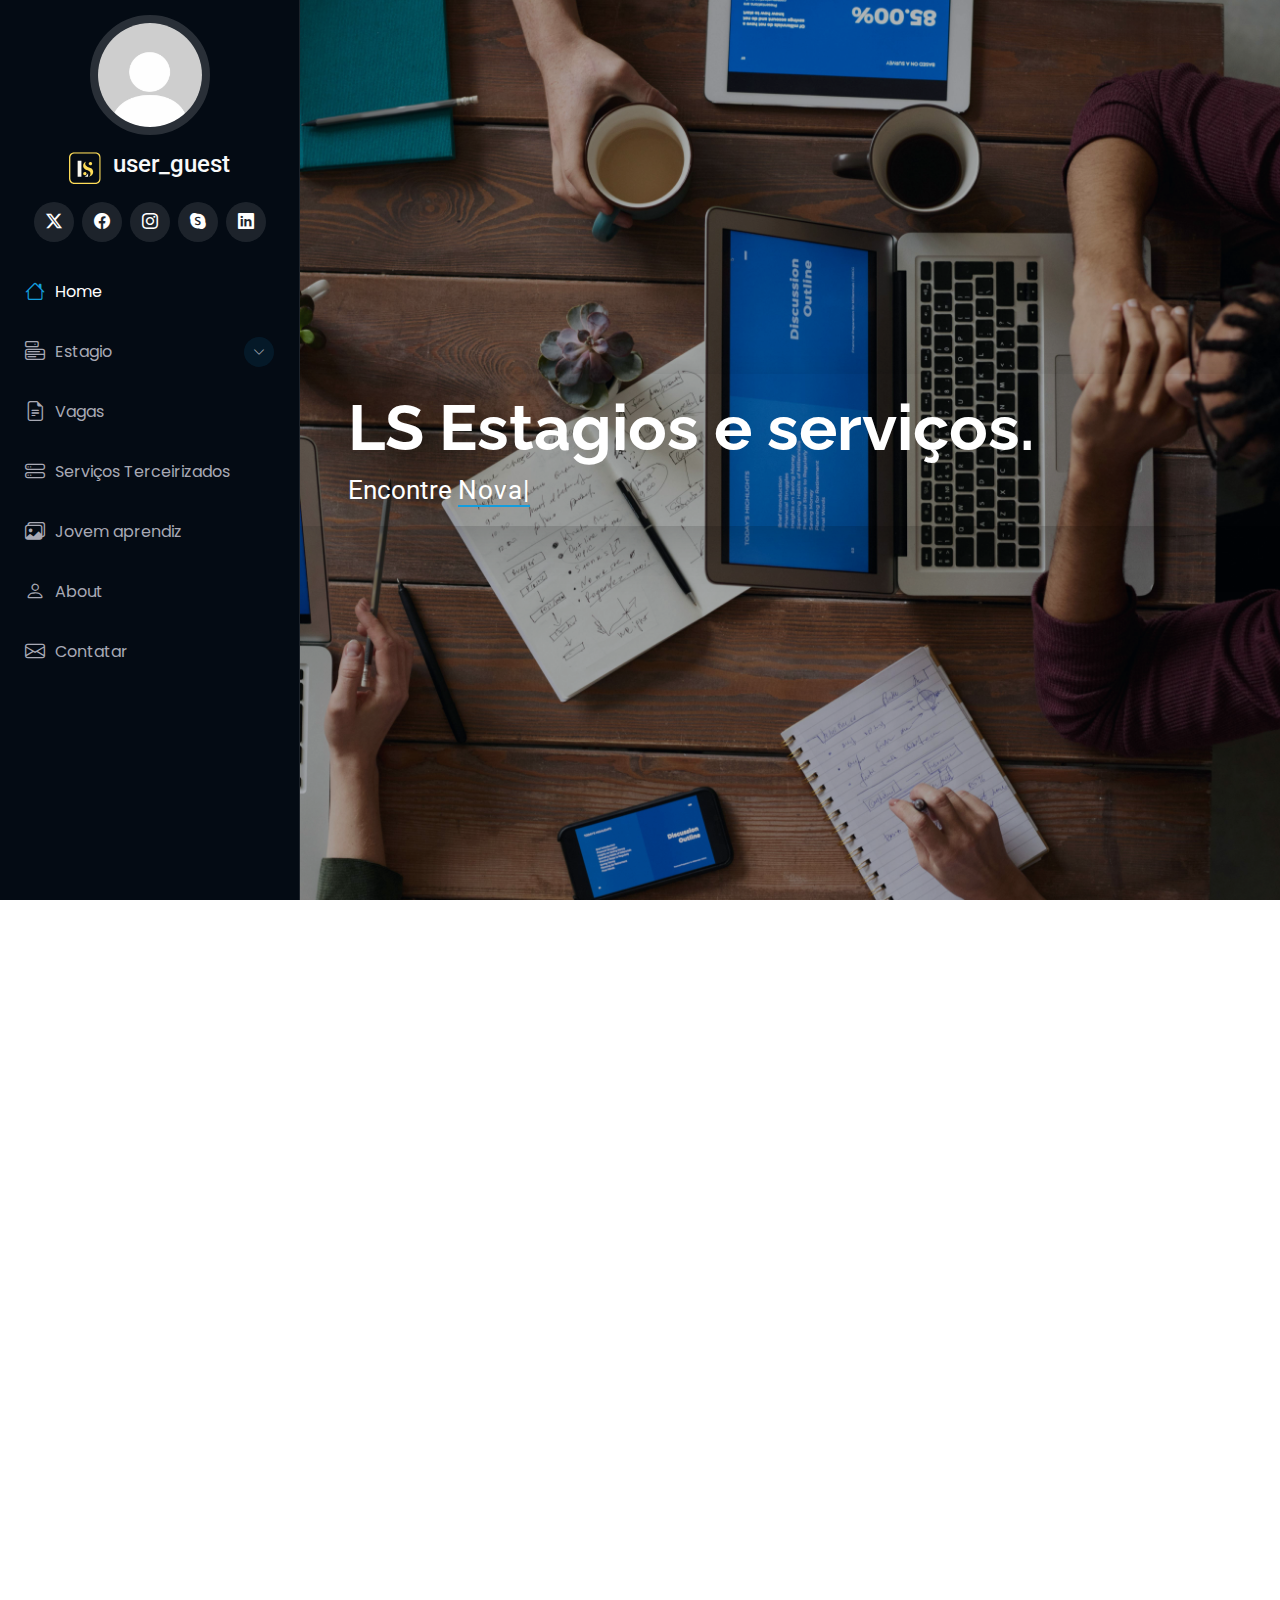
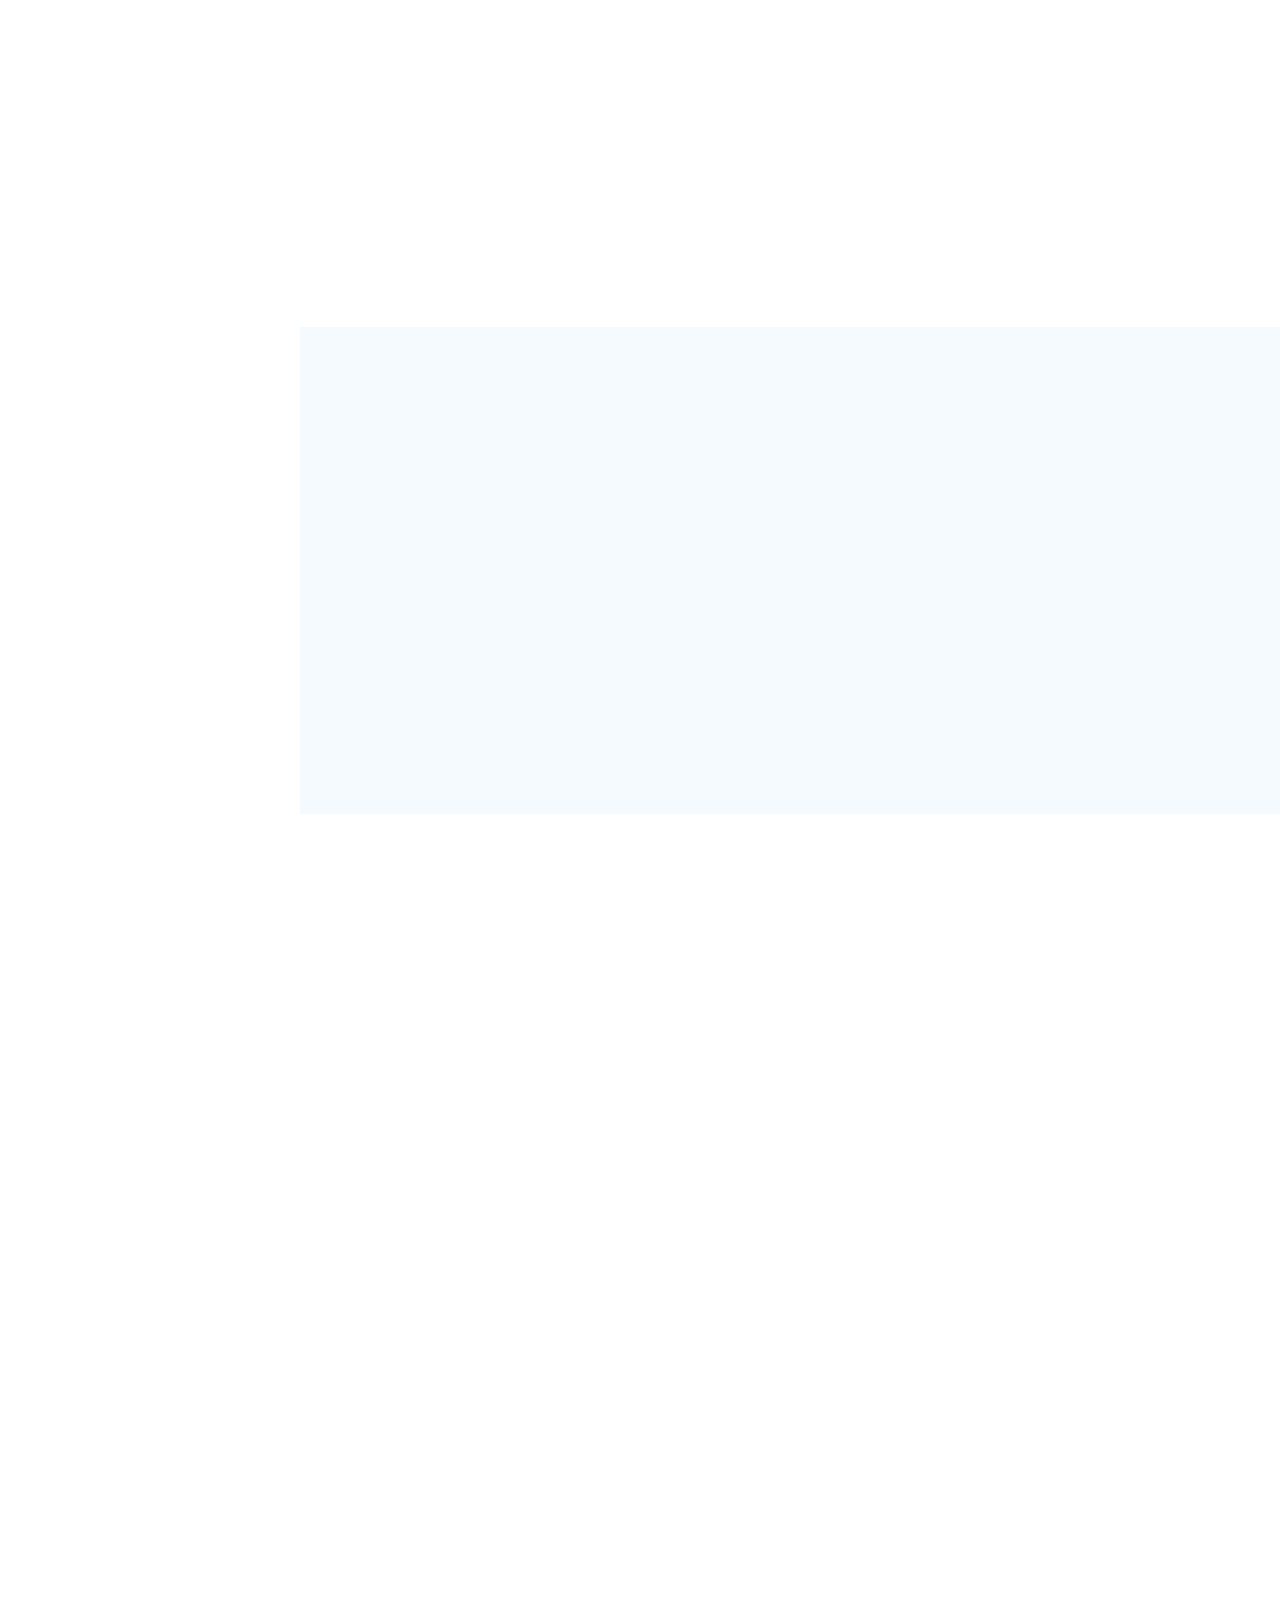
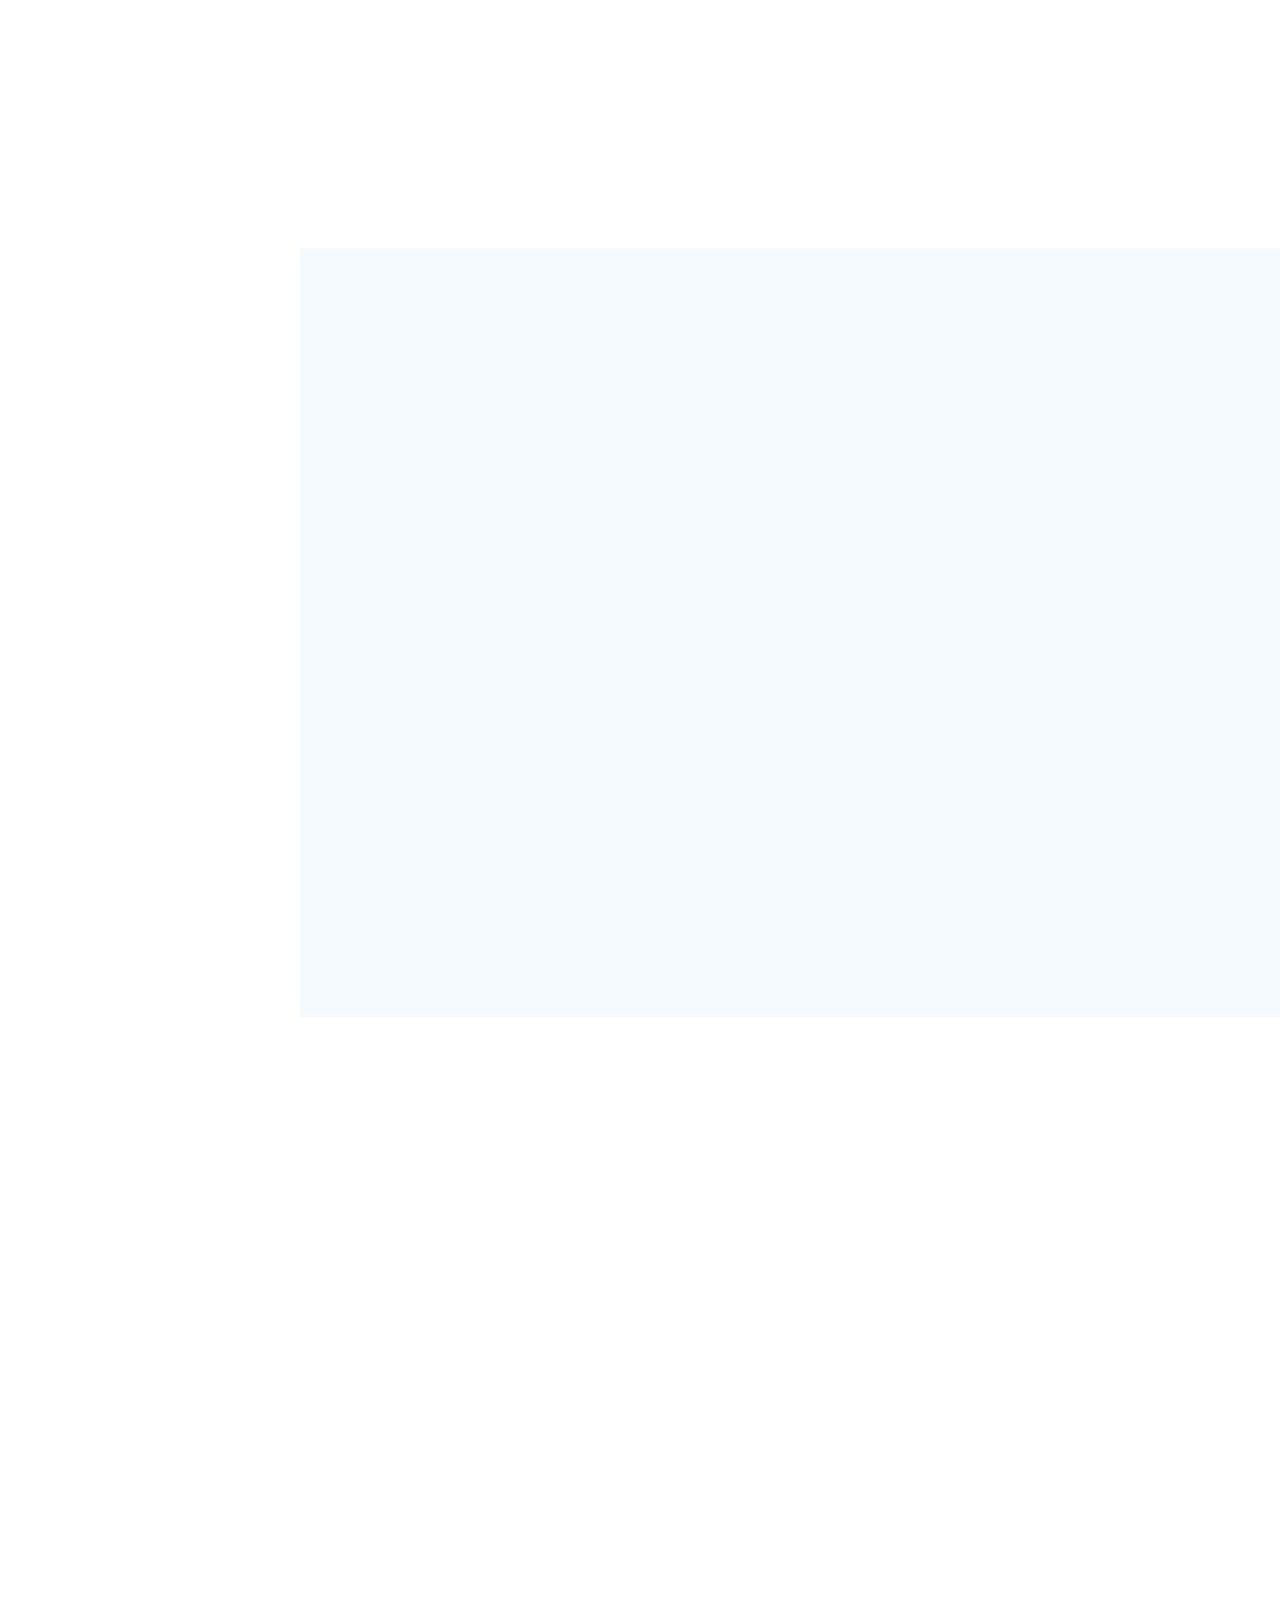
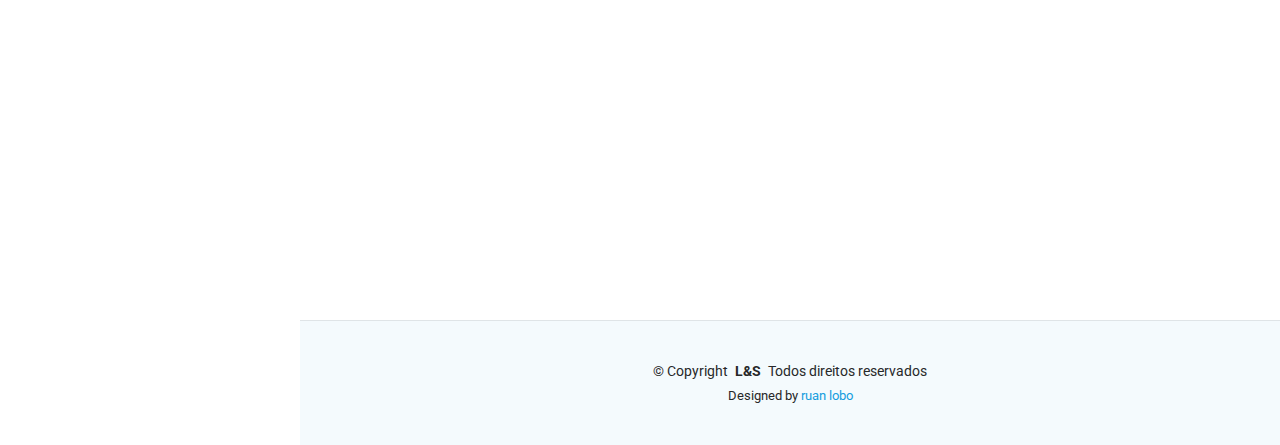
<file: index.html>
<!DOCTYPE html>
<html lang="en">

<head>
  <meta charset="utf-8">
  <meta content="width=device-width, initial-scale=1.0" name="viewport">
  <title>LS estagios</title>
  <meta content="" name="description">
  <meta content="" name="keywords">

  <!-- Favicons -->
  <link href="assets/img/favicon.png" rel="icon">
  <link href="assets/img/apple-touch-icon.png" rel="apple-touch-icon">

  <!-- Fonts -->
  <link href="https://fonts.googleapis.com" rel="preconnect">
  <link href="https://fonts.gstatic.com" rel="preconnect" crossorigin>
  <link
    href="https://fonts.googleapis.com/css2?family=Roboto:ital,wght@0,100;0,300;0,400;0,500;0,700;0,900;1,100;1,300;1,400;1,500;1,700;1,900&family=Poppins:ital,wght@0,100;0,200;0,300;0,400;0,500;0,600;0,700;0,800;0,900;1,100;1,200;1,300;1,400;1,500;1,600;1,700;1,800;1,900&family=Raleway:ital,wght@0,100;0,200;0,300;0,400;0,500;0,600;0,700;0,800;0,900;1,100;1,200;1,300;1,400;1,500;1,600;1,700;1,800;1,900&display=swap"
    rel="stylesheet">

  <!-- Vendor CSS Files -->
  <link href="assets/vendor/bootstrap/css/bootstrap.min.css" rel="stylesheet">
  <link href="assets/vendor/bootstrap-icons/bootstrap-icons.css" rel="stylesheet">
  <link href="assets/vendor/aos/aos.css" rel="stylesheet">
  <link href="assets/vendor/glightbox/css/glightbox.min.css" rel="stylesheet">
  <link href="assets/vendor/swiper/swiper-bundle.min.css" rel="stylesheet">

  <!-- Main CSS File -->
  <link href="assets/css/main.css" rel="stylesheet">

  <!--Final HEAD-->
</head>

<body class="index-page">

  <header id="header" class="header dark-background d-flex flex-column zindex-5">
    <i class="header-toggle d-xl-none bi bi-list"></i>

    <div class="profile-img">
      <img src="assets/img/avatar.jpg" alt="" class="img-fluid rounded-circle">
    </div>

    <a href="index.html" class="logo d-flex align-items-center justify-content-center gap-1">
      <!-- Uncomment the line below if you also wish to use an image logo -->
      <img src="assets/img/logo-2.svg" alt="">
      <p class="h4 text-light">user_guest</p>
    </a>

    <div class="social-links text-center">
      <a href="#" class="twitter"><i class="bi bi-twitter-x"></i></a>
      <a href="https://www.facebook.com/lsestagioseservicos/" class="facebook"><i class="bi bi-facebook"></i></a>
      <a href="https://www.instagram.com/lsestagios/" class="instagram"><i class="bi bi-instagram"></i></a>
      <a href="#" class="google-plus"><i class="bi bi-skype"></i></a>
      <a href="https://www.instagram.com/lsestagios/" class="linkedin"><i class="bi bi-linkedin"></i></a>
    </div>

    <nav id="navmenu" class="navmenu">
      <ul>
        <li><a href="#hero" class="active"><i class="bi bi-house navicon"></i>Home</a></li>
        <li class="dropdown"><a href="#"><i class="bi bi-menu-button navicon"></i> <span>Estagio</span> <i
              class="bi bi-chevron-down toggle-dropdown"></i></a>
          <ul>
            <li class="dropdown"><a href="#"><span>Aluno</span> <i class="bi bi-chevron-down toggle-dropdown"></i></a>
              <ul>
                <li><a href="curriculo.html">Cadastrar curriculo!</a></li>
                <li><a href="#">Sobre</a></li>
              </ul>
            </li>
            <li class="dropdown"><a href="#"><span>Empresa</span> <i class="bi bi-chevron-down toggle-dropdown"></i></a>
              <ul>
                <li><a href="#">Faça parte!</a></li>
                <li><a href="#">Sobre</a></li>
              </ul>
            <li class="dropdown"><a href="#"><span>Instituicao</span> <i
                  class="bi bi-chevron-down toggle-dropdown"></i></a>
              <ul>
                <li><a href="#">Cadastre-se</a></li>
                <li><a href="#">Sobre</a></li>
              </ul>
            </li>
            <li><a href="#">Conferir vagas de estagio</a></li>
          </ul>
        </li>
        <li><a href="vagas.html"><i class="bi bi-file-earmark-text navicon"></i> Vagas</a></li>
        <li><a href="#services"><i class="bi bi-hdd-stack navicon"></i>Serviços Terceirizados</a></li>
        <li><a href="jovem-aprendiz.html"><i class="bi bi-images navicon"></i> Jovem aprendiz</a></li>
        <li><a href="#about"><i class="bi bi-person navicon"></i> About</a></li>

        <li><a href="#contact"><i class="bi bi-envelope navicon"></i> Contatar</a></li>
      </ul>
    </nav>

  </header>

  <main class="main">

    <!-- Hero Section -->
    <section id="hero" class="hero section dark-background">

      <img src="assets/img/hero-bg.jpg" alt="" data-aos="fade-in" class="">

      <div class="container shadow-lg p-3 ps-5" data-aos="fade-up" data-aos-delay="100">
        <h2>LS Estagios e serviços.</h2>
        <p>Encontre <span class="typed"
            data-typed-items="Novas oportunidades de aprendizado, O estágio ideal para o inicio de sua carreira , O talento certo para sua empresa, Chances de crescimento"></span><span
            class="typed-cursor typed-cursor--blink" aria-hidden="true"></span><span
            class="typed-cursor typed-cursor--blink" aria-hidden="true"></span></p>
      </div>

    </section><!-- /Hero Section -->

    <!-- About Section -->
    <section id="about" class="about section mt-5">

      <!-- Section Title -->
      <div class="container section-title" data-aos="fade-up">
        <h2>QUEM SOMOS?</h2>
        <!--  <p>A LS Estágio & Serviços, atua no mercado desde 2012, gerando estágios, empregos terceirizados e trabalhos
          temporários, consolidando parcerias com empresas altamente qualificadas, a LS Estágio & Serviços, busca
          atender as necessidades das empresas dando oportunidade aos jovens com capacitações profissionais e formação
          da carreira dentro das empresas.</p>  -->
      </div>

      <div class="container" data-aos="fade-up" data-aos-delay="100">

        <div class="row gy-4 justify-content-center">
          <div class="col-lg-4 text-center mb-5">
            <img src="assets/img/logo-home-banner.svg" class="img-fluid " alt="">
          </div>
          <div class="col-lg-8 content">
            <h2>L&amp;S Estagios e serviços.</h2>
            <p class="fst-italic py-3">
              A LS Estágio & Serviços, atua no mercado desde 2012, gerando estágios, empregos terceirizados e trabalhos
              temporários, consolidando parcerias com empresas altamente qualificadas, a LS Estágio & Serviços, busca
              atender as necessidades das empresas dando oportunidade aos jovens com capacitações profissionais e
              formação da carreira dentro das empresas
            </p>
            <div class="row">
              <div class="col-lg-6">
                <ul>
                  <li><i class="bi bi-chevron-right"></i> <strong>Desde:</strong> <span>1 Maio 2012</span></li>
                  <li><i class="bi bi-chevron-right"></i> <strong>Website:</strong>
                    <span><a href="https://lsestagioseservicos.com.br/" class="">https://lsestagioseservicos.com.br/</a></span>
                  </li>
                  <li><i class="bi bi-chevron-right"></i> <strong>Phone:</strong> <span>(61) 9 9406-6125</span></li>
                  <li><i class="bi bi-chevron-right"></i> <strong>City:</strong> <span>Brasilía - DF</span></li>
                </ul>
              </div>
              <div class="col-lg-6">
                <ul>
                  <li><i class="bi bi-chevron-right"></i> <strong>Email:</strong> <span>contato@lsestagioseservicos.com.br</span></li>
                </ul>
              </div>
            </div>
          </div>
        </div>

      </div>

    </section><!-- /About Section -->

    <!-- Stats Section -->
    <section id="stats" class="stats section">

      <div class="container" data-aos="fade-up" data-aos-delay="100">

        <div class="row gy-4">

          <div class="col-lg-3 col-md-6">
            <div class="stats-item">
              <i class="bi bi-emoji-smile"></i>
              <span data-purecounter-start="0" data-purecounter-end="232" data-purecounter-duration="1"
                class="purecounter"></span>
              <p><strong>Estagiarios bem sucedidos</strong> <span>consequuntur quae</span></p>
            </div>
          </div><!-- End Stats Item -->

          <div class="col-lg-3 col-md-6">
            <div class="stats-item">
              <i class="bi bi-journal-richtext"></i>
              <span data-purecounter-start="0" data-purecounter-end="121" data-purecounter-duration="1"
                class="purecounter"></span>
              <p><strong>Vagas disponiveis</strong> <span>adipisci atque cum quia aut</span></p>
            </div>
          </div><!-- End Stats Item -->

          <div class="col-lg-3 col-md-6">
            <div class="stats-item">
              <i class="bi bi-headset"></i>
              <span data-purecounter-start="0" data-purecounter-end="70" data-purecounter-duration="1"
                class="purecounter"></span>
              <p><strong>Equipe de suporte</strong> <span>aut commodi quaerat</span></p>
            </div>
          </div><!-- End Stats Item -->

          <div class="col-lg-3 col-md-6">
            <div class="stats-item">
              <i class="bi bi-people"></i>
              <span data-purecounter-start="0" data-purecounter-end="32" data-purecounter-duration="1"
                class="purecounter"></span>
              <p><strong>Empresas parceiras</strong> <span>rerum asperiores dolor</span></p>
            </div>
          </div><!-- End Stats Item -->

        </div>

      </div>

    </section><!-- /Stats Section -->

    <!-- Skills Section -->
    <section id="skills" class="skills section light-background">

      <!-- Section Title -->
      <div class="container section-title" data-aos="fade-up">
        <h2>Taxa de estágios bem sucedidos </h2>
        <p>A taxa de empregabilidade em vagas de estágio geralmente variam conforme o setor, mas há áreas que se
          destacam na
          <strong>"LS estagios"</strong>sendo elas consistentemente populares devido à alta demanda do mercado. Aqui
          estão as mais comuns
        </p>
      </div><!-- End Section Title -->

      <div class="container" data-aos="fade-up" data-aos-delay="100">

        <div class="row skills-content skills-animation">

          <div class="col-lg-6">

            <div class="progress">
              <span class="skill"><span>Estágio em Recursos Humanos</span> <i class="val">15%</i></span>
              <div class="progress-bar-wrap">
                <div class="progress-bar" role="progressbar" aria-valuenow="15" aria-valuemin="0" aria-valuemax="100">
                </div>
              </div>
            </div><!-- End Skills Item -->

            <div class="progress">
              <span class="skill"><span>Estágio em Marketing Digital</span> <i class="val">20%</i></span>
              <div class="progress-bar-wrap">
                <div class="progress-bar" role="progressbar" aria-valuenow="20" aria-valuemin="0" aria-valuemax="100">
                </div>
              </div>
            </div><!-- End Skills Item -->

            <div class="progress">
              <span class="skill"><span>Estágio em Direito</span> <i class="val">10%</i></span>
              <div class="progress-bar-wrap">
                <div class="progress-bar" role="progressbar" aria-valuenow="10" aria-valuemin="0" aria-valuemax="100">
                </div>
              </div>
            </div><!-- End Skills Item -->

          </div>

          <div class="col-lg-6">

            <div class="progress">
              <span class="skill"><span>Estágio em Design Gráfico</span> <i class="val">15%</i></span>
              <div class="progress-bar-wrap">
                <div class="progress-bar" role="progressbar" aria-valuenow="15" aria-valuemin="0" aria-valuemax="100">
                </div>
              </div>
            </div><!-- End Skills Item -->

            <div class="progress">
              <span class="skill"><span>Estágio em Desenvolvimento de Software</span> <i class="val">25%</i></span>
              <div class="progress-bar-wrap">
                <div class="progress-bar" role="progressbar" aria-valuenow="25" aria-valuemin="0" aria-valuemax="100">
                </div>
              </div>
            </div><!-- End Skills Item -->

            <div class="progress">
              <span class="skill"><span>Estágio em Pedagogia</span> <i class="val">15%</i></span>
              <div class="progress-bar-wrap">
                <div class="progress-bar" role="progressbar" aria-valuenow="15" aria-valuemin="0" aria-valuemax="100">
                </div>
              </div>
            </div><!-- End Skills Item -->

          </div>

        </div>

      </div>

    </section><!-- /Skills Section -->



    <div id="banner-servicos-terceirizados" class="container-fluid text-center my-5 shadow-lg p-5" data-aos="fade-up"
      data-aos-delay="100">
      <img src="assets/img/9.svg" alt="" class="container-fluid rounded-5" data-aos="fade-up" data-aos-delay="100">
    </div>

    <!-- Services Section -->
    <section id="services" class="services section">

      <!-- Section Title -->
      <div class="container section-title" data-aos="fade-up">
        <h2>Serviços terceirizados</h2>
        <p>Nossos clientes contarão com uma equipe altamente qualificados na área, que fornecerão soluções rápidas e
          adequadas para qualquer problema.

          Prezamos por um serviço de qualidade e com o preço justo, buscando sempre proporcionar uma experiência única
          através dos nossos serviços, entregando a satisfação como resultado.</p>
      </div><!-- End Section Title -->

      <div class="container">

        <div class="row gy-4">

          <div class="col-lg-4 col-md-6 service-item d-flex" data-aos="fade-up" data-aos-delay="100">
            <div class="services-icon flex-shrink-0"><i class="bi bi-briefcase"></i></div>
            <div>
              <h4 class="title"><a href="service-details.html" class="stretched-link">Pintura</a></h4>
              <p class="description">Voluptatum deleniti atque corrupti quos dolores et quas molestias excepturi sint
                occaecati cupiditate non provident</p>
            </div>
          </div>
          <!-- End Service Item -->

          <div class="col-lg-4 col-md-6 service-item d-flex" data-aos="fade-up" data-aos-delay="200">
            <div class="services-icon flex-shrink-0"><i class="bi bi-card-checklist"></i></div>
            <div>
              <h4 class="title"><a href="service-details.html" class="stretched-link">Drywall</a></h4>
              <p class="description">Minim veniam, quis nostrud exercitation ullamco laboris nisi ut aliquip ex ea
                commodo consequat tarad limino ata</p>
            </div>
          </div><!-- End Service Item -->

          <div class="col-lg-4 col-md-6 service-item d-flex" data-aos="fade-up" data-aos-delay="300">
            <div class="services-icon flex-shrink-0"><i class="bi bi-bar-chart"></i></div>
            <div>
              <h4 class="title"><a href="service-details.html" class="stretched-link">Eletrica</a></h4>
              <p class="description">Duis aute irure dolor in reprehenderit in voluptate velit esse cillum dolore eu
                fugiat nulla pariatur</p>
            </div>
          </div><!-- End Service Item -->

          <div class="col-lg-4 col-md-6 service-item d-flex" data-aos="fade-up" data-aos-delay="400">
            <div class="services-icon flex-shrink-0"><i class="bi bi-binoculars"></i></div>
            <div>
              <h4 class="title"><a href="service-details.html" class="stretched-link">Instalação de infraestruturas</a>
              </h4>
              <p class="description">Excepteur sint occaecat cupidatat non proident, sunt in culpa qui officia deserunt
                mollit anim id est laborum</p>
            </div>
          </div><!-- End Service Item -->

          <div class="col-lg-4 col-md-6 service-item d-flex" data-aos="fade-up" data-aos-delay="500">
            <div class="services-icon flex-shrink-0"><i class="bi bi-brightness-high"></i></div>
            <div>
              <h4 class="title"><a href="service-details.html" class="stretched-link">Imobiliário</a></h4>
              <p class="description">At vero eos et accusamus et iusto odio dignissimos ducimus qui blanditiis
                praesentium voluptatum deleniti atque</p>
            </div>
          </div><!-- End Service Item -->

          <div class="text-center col-lg-4 col-md-6 service-item d-flex" data-aos="fade-up" data-aos-delay="600">
            <div class="services-icon flex-shrink-0"><i class="bi bi-box-arrow-up-right"></i></div>
            <div>
              <h4 class="mt-3"><a href="service-details.html" class="stretched-link">Exibir todos Serviços</a></h4>
            </div>
          </div><!-- End Service Item -->

        </div>

      </div>

    </section><!-- /Services Section -->

    <!-- Testimonials Section -->
    <section id="testimonials" class="testimonials section light-background">

      <!-- Section Title -->
      <div class="container section-title" data-aos="fade-up">
        <h2>Feedback</h2>
        <p>Confira os feedbacks recebidos e veja como estamos evoluindo com base nas opiniões de nossos usuários.</p>
      </div><!-- End Section Title -->

      <div class="container" data-aos="fade-up" data-aos-delay="100">

        <div class="swiper init-swiper">
          <script type="application/json" class="swiper-config">
            {
              "loop": true,
              "speed": 600,
              "autoplay": {
                "delay": 5000
              },
              "slidesPerView": "auto",
              "pagination": {
                "el": ".swiper-pagination",
                "type": "bullets",
                "clickable": true
              },
              "breakpoints": {
                "320": {
                  "slidesPerView": 1,
                  "spaceBetween": 40
                },
                "1200": {
                  "slidesPerView": 3,
                  "spaceBetween": 1
                }
              }
            }
          </script>
          <div class="swiper-wrapper">

            <div class="swiper-slide">
              <div class="testimonial-item">
                <p>
                  <i class="bi bi-quote quote-icon-left"></i>
                  <span>Nunca imaginei que um site pudesse mudar minha vida profissional tão rapidamente! Encontrei meu
                    primeiro estágio em menos de duas semanas e, graças a isso, já estou construindo uma carreira
                    promissora na área de tecnologia.</span>
                  <i class="bi bi-quote quote-icon-right"></i>
                </p>
                <img src="assets/img/testimonials/testimonials-1.jpg" class="testimonial-img" alt="">
                <h3>João Silva</h3>
                <h4>Estagiário de Desenvolvimento de Software</h4>
              </div>
            </div><!-- End testimonial item -->

            <div class="swiper-slide">
              <div class="testimonial-item">
                <p>
                  <i class="bi bi-quote quote-icon-left"></i>
                  <span>O site foi essencial para minha trajetória. A interface simples e as oportunidades incríveis me
                    ajudaram a conquistar minha vaga de estágio. Hoje, me sinto confiante para avançar no mercado de
                    trabalho!</span>
                  <i class="bi bi-quote quote-icon-right"></i>
                </p>
                <img src="assets/img/testimonials/testimonials-2.jpg" class="testimonial-img" alt="">
                <h3>Ana Costa</h3>
                <h4>Estagiária de Marketing Digital</h4>
              </div>
            </div><!-- End testimonial item -->

            <div class="swiper-slide">
              <div class="testimonial-item">
                <p>
                  <i class="bi bi-quote quote-icon-left"></i>
                  <span>Eu estava perdido, sem saber como começar na minha área, mas graças ao site, consegui minha
                    primeira oportunidade como estagiário. Agora, estou adquirindo experiência prática e construindo
                    minha rede de contatos profissionais.</span>
                  <i class="bi bi-quote quote-icon-right"></i>
                </p>
                <img src="assets/img/testimonials/testimonials-3.jpg" class="testimonial-img" alt="">
                <h3>Rafaela Mendes</h3>
                <h4>Estagiário de Engenharia Civil</h4>
              </div>
            </div><!-- End testimonial item -->

            <div class="swiper-slide">
              <div class="testimonial-item">
                <p>
                  <i class="bi bi-quote quote-icon-left"></i>
                  <span>Nunca pensei que encontrar um estágio fosse tão simples. As vagas no site são atualizadas e
                    confiáveis, e hoje estou aprendendo na prática o que sempre sonhei fazer!</span>
                  <i class="bi bi-quote quote-icon-right"></i>
                </p>
                <img src="assets/img/testimonials/testimonials-4.jpg" class="testimonial-img" alt="">
                <h3>Matt Brandon</h3>
                <h4>Estagiário de Administração</h4>
              </div>
            </div><!-- End testimonial item -->

            <div class="swiper-slide">
              <div class="testimonial-item">
                <p>
                  <i class="bi bi-quote quote-icon-left"></i>
                  <span>O site foi a ponte que me conectou ao meu sonho de atuar na área da educação. Consegui um
                    estágio em uma escola incrível, onde estou aprendendo e me desenvolvendo como futura pedagoga. Sou
                    muito grata por essa oportunidade!</span>
                  <i class="bi bi-quote quote-icon-right"></i>
                </p>
                <img src="assets/img/testimonials/testimonials-5.jpg" class="testimonial-img" alt="">
                <h3>John Larson</h3>
                <h4>Estagiário de Pedagogia</h4>
              </div>
            </div><!-- End testimonial item -->

          </div>
          <div class="swiper-pagination"></div>
        </div>

      </div>

    </section><!-- /Testimonials Section -->

    <!-- Contact Section -->
    <section id="contact" class="contact section">

      <!-- Section Title -->
      <div class="container section-title" data-aos="fade-up">
        <h2>Contact</h2>
        <p>Entre em contato conosco para dúvidas, sugestões ou parcerias.</p>
      </div><!-- End Section Title -->

      <div class="container" data-aos="fade-up" data-aos-delay="100">

        <div class="row gy-4">

          <div class="col-lg-5">

            <div class="info-wrap">
              <div class="info-item d-flex" data-aos="fade-up" data-aos-delay="200">
                <i class="bi bi-geo-alt flex-shrink-0"></i>
                <div>
                  <h3>Address</h3>
                  <p>Q SCS Quadra 1 Bloco M ED Gilberto Salomão </p>
                </div>
              </div><!-- End Info Item -->

              <div class="info-item d-flex" data-aos="fade-up" data-aos-delay="300">
                <i class="bi bi-telephone flex-shrink-0"></i>
                <div>
                  <h3>Call Us</h3>
                  <p>(61) 9 9406-6125</p>
                </div>
              </div><!-- End Info Item -->

              <div class="info-item d-flex" data-aos="fade-up" data-aos-delay="400">
                <i class="bi bi-envelope flex-shrink-0"></i>
                <div>
                  <h3>Email Us</h3>
                  <p>contato@lsestagioseservicos.com.br</p>
                </div>
              </div><!-- End Info Item -->

              <iframe src="https://www.google.com/maps/embed?pb=!1m18!1m12!1m3!1d3839.134351465061!2d-47.88875952411034!3d-15.796868284843953!2m3!1f0!2f0!3f0!3m2!1i1024!2i768!4f13.1!3m3!1m2!1s0x935a3b2ab285c327%3A0xe626d8af619dbe98!2sEdificio%20Gilberto%20Salomao!5e0!3m2!1spt-BR!2sbr!4v1733435246684!5m2!1spt-BR!2sbr"frameborder="0" style="border:0; width: 100%; height: 270px;" allowfullscreen="" loading="lazy"
              referrerpolicy="no-referrer-when-downgrade"></iframe>

             <!--  <iframe
                src="https://www.google.com/maps/embed?pb=!1m14!1m8!1m3!1d48389.78314118045!2d-74.006138!3d40.710059!3m2!1i1024!2i768!4f13.1!3m3!1m2!1s0x89c25a22a3bda30d%3A0xb89d1fe6bc499443!2sDowntown%20Conference%20Center!5e0!3m2!1sen!2sus!4v1676961268712!5m2!1sen!2sus"
                frameborder="0" style="border:0; width: 100%; height: 270px;" allowfullscreen="" loading="lazy"
                referrerpolicy="no-referrer-when-downgrade"></iframe>
                -->
            </div>
          </div>

          <div class="col-lg-7">
            <form action="forms/contact.php" method="post" class="php-email-form" data-aos="fade-up"
              data-aos-delay="200">
              <div class="row gy-4">

                <div class="col-md-6">
                  <label for="name-field" class="pb-2">Your Name</label>
                  <input type="text" name="name" id="name-field" class="form-control" required="">
                </div>

                <div class="col-md-6">
                  <label for="email-field" class="pb-2">Your Email</label>
                  <input type="email" class="form-control" name="email" id="email-field" required="">
                </div>

                <div class="col-md-12">
                  <label for="subject-field" class="pb-2">Subject</label>
                  <input type="text" class="form-control" name="subject" id="subject-field" required="">
                </div>

                <div class="col-md-12">
                  <label for="message-field" class="pb-2">Message</label>
                  <textarea class="form-control" name="message" rows="10" id="message-field" required=""></textarea>
                </div>

                <div class="col-md-12 text-center">
                  <div class="loading">Loading</div>
                  <div class="error-message"></div>
                  <div class="sent-message">Your message has been sent. Thank you!</div>

                  <button type="submit">Send Message</button>
                </div>

              </div>
            </form>
          </div><!-- End Contact Form -->

        </div>

      </div>

    </section><!-- /Contact Section -->

  </main>

  <footer id="footer" class="footer position-relative light-background">

    <div class="container">
      <div class="copyright text-center ">
        <p>© <span>Copyright</span> <strong class="px-1 sitename">L&S</strong> <span>Todos direitos reservados</span>
        </p>
      </div>
      <div class="credits">
        <!-- All the links in the footer should remain intact. -->
        Designed by <a href="https://github.com/ruandd9">ruan lobo</a>
      </div>
    </div>

  </footer>

  <!-- Scroll Top -->
  <a href="#" id="scroll-top" class="scroll-top d-flex align-items-center justify-content-center"><i
      class="bi bi-arrow-up-short"></i></a>

  <!-- Preloader -->
  <div id="preloader"></div>

  <!-- Vendor JS Files -->
  <script src="assets/vendor/bootstrap/js/bootstrap.bundle.min.js"></script>
  <script src="assets/vendor/php-email-form/validate.js"></script>
  <script src="assets/vendor/aos/aos.js"></script>
  <script src="assets/vendor/typed.js/typed.umd.js"></script>
  <script src="assets/vendor/purecounter/purecounter_vanilla.js"></script>
  <script src="assets/vendor/waypoints/noframework.waypoints.js"></script>
  <script src="assets/vendor/glightbox/js/glightbox.min.js"></script>
  <script src="assets/vendor/imagesloaded/imagesloaded.pkgd.min.js"></script>
  <script src="assets/vendor/isotope-layout/isotope.pkgd.min.js"></script>
  <script src="assets/vendor/swiper/swiper-bundle.min.js"></script>

  <!-- Main JS File -->
  <script src="assets/js/main.js"></script>

</body>

</html>
</file>
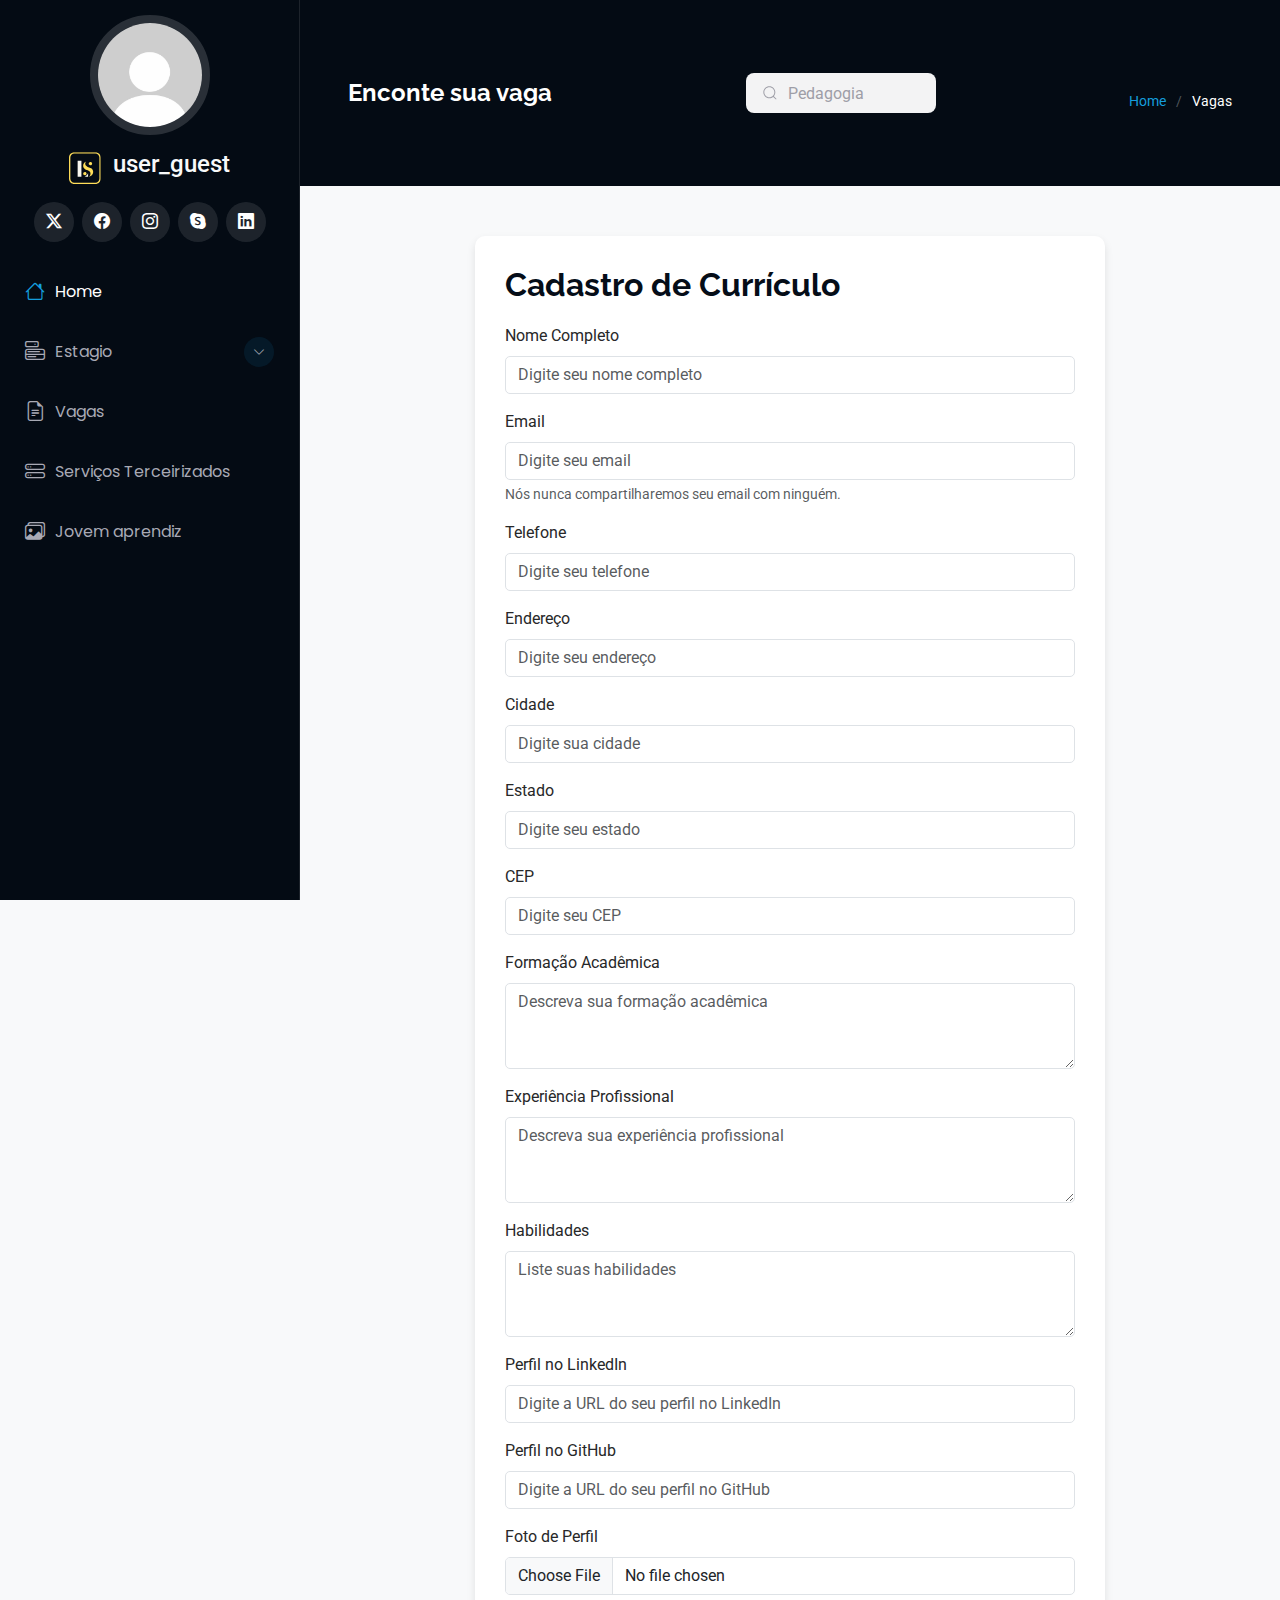
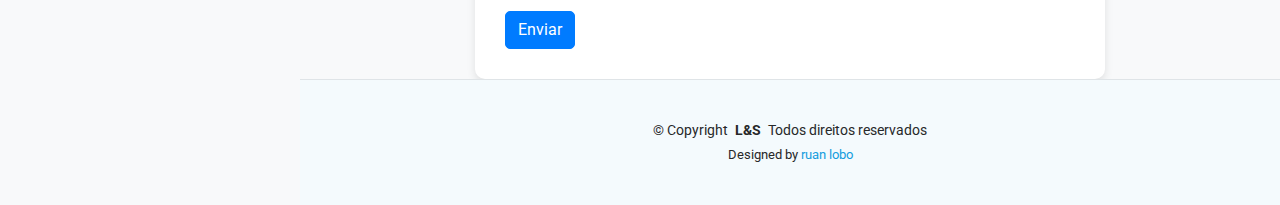
<file: curriculo.html>
<!DOCTYPE html>
<html lang="en">

<head>
  <meta charset="utf-8">
  <meta content="width=device-width, initial-scale=1.0" name="viewport">
  <title>LS estagios CV</title>
  <meta content="" name="description">
  <meta content="" name="keywords">

  <!-- Favicons -->
  <link href="assets/img/favicon.png" rel="icon">
  <link href="assets/img/apple-touch-icon.png" rel="apple-touch-icon">

  <!-- Fonts -->
  <link href="https://fonts.googleapis.com" rel="preconnect">
  <link href="https://fonts.gstatic.com" rel="preconnect" crossorigin>
  <link
    href="https://fonts.googleapis.com/css2?family=Roboto:ital,wght@0,100;0,300;0,400;0,500;0,700;0,900;1,100;1,300;1,400;1,500;1,700;1,900&family=Poppins:ital,wght@0,100;0,200;0,300;0,400;0,500;0,600;0,700;0,800;0,900;1,100;1,200;1,300;1,400;1,500;1,600;1,700;1,800;1,900&family=Raleway:ital,wght@0,100;0,200;0,300;0,400;0,500;0,600;0,700;0,800;0,900;1,100;1,200;1,300;1,400;1,500;1,600;1,700;1,800;1,900&display=swap"
    rel="stylesheet">

  <!-- Vendor CSS Files -->
  <link href="assets/vendor/bootstrap/css/bootstrap.min.css" rel="stylesheet">
  <link href="assets/vendor/bootstrap-icons/bootstrap-icons.css" rel="stylesheet">
  <link href="assets/vendor/aos/aos.css" rel="stylesheet">
  <link href="assets/vendor/glightbox/css/glightbox.min.css" rel="stylesheet">
  <link href="assets/vendor/swiper/swiper-bundle.min.css" rel="stylesheet">

  <!-- Main CSS File -->
  <link href="assets/css/main.css" rel="stylesheet">


  <style>
    body {
        font-family: 'Roboto', sans-serif;
        background-color: #f8f9fa;
    }
    .form-section {
        background-color: #ffffff;
        padding: 30px;
        border-radius: 10px;
        box-shadow: 0 4px 8px rgba(0, 0, 0, 0.1);
        margin-top: 50px;
    }
    .form-section h2 {
        margin-bottom: 20px;
        font-weight: 700;
    }
    .form-section .form-control {
        border-radius: 5px;
    }
    .form-section .btn-primary {
        background-color: #007bff;
        border-color: #007bff;
        border-radius: 5px;
    }
    .form-section .btn-primary:hover {
        background-color: #0056b3;
        border-color: #0056b3;
    }
    .form-section .form-text {
        font-size: 0.875em;
    }
</style>

</head>

<body class="portfolio-details-page">

  <header id="header" class="header dark-background d-flex flex-column">
    <i class="header-toggle d-xl-none bi bi-list"></i>

    <div class="profile-img">
      <img src="assets/img/avatar.jpg" alt="" class="img-fluid rounded-circle">
    </div>

    <a href="index.html" class="logo d-flex align-items-center justify-content-center gap-1">
      <!-- Uncomment the line below if you also wish to use an image logo -->
      <img src="assets/img/logo-2.svg" alt="">
      <p class="h4 text-light">user_guest</p>
    </a>

    <div class="social-links text-center">
      <a href="#" class="twitter"><i class="bi bi-twitter-x"></i></a>
      <a href="https://www.facebook.com/lsestagioseservicos/" class="facebook"><i class="bi bi-facebook"></i></a>
      <a href="https://www.instagram.com/lsestagios/" class="instagram"><i class="bi bi-instagram"></i></a>
      <a href="#" class="google-plus"><i class="bi bi-skype"></i></a>
      <a href="https://www.instagram.com/lsestagios/" class="linkedin"><i class="bi bi-linkedin"></i></a>
    </div>

    <nav id="navmenu" class="navmenu">
      <ul>
        <li><a href="index.html" class="active"><i class="bi bi-house navicon"></i>Home</a></li>
        <li class="dropdown"><a href="#"><i class="bi bi-menu-button navicon"></i> <span>Estagio</span> <i
              class="bi bi-chevron-down toggle-dropdown"></i></a>
          <ul>
            <li class="dropdown"><a href="#"><span>Aluno</span> <i class="bi bi-chevron-down toggle-dropdown"></i></a>
              <ul>
                <li><a href="curriculo.html">Cadastrar curriculo!</a></li>
                <li><a href="#">Sobre</a></li>
              </ul>
            </li>
            <li class="dropdown"><a href="#"><span>Empresa</span> <i class="bi bi-chevron-down toggle-dropdown"></i></a>
              <ul>
                <li><a href="#">Faça parte!</a></li>
                <li><a href="#">Sobre</a></li>
              </ul>
            <li class="dropdown"><a href="#"><span>Instituicao</span> <i
                  class="bi bi-chevron-down toggle-dropdown"></i></a>
              <ul>
                <li><a href="#">Cadastre-se</a></li>
                <li><a href="#">Sobre</a></li>
              </ul>
            </li>
            <li><a href="#">Conferir vagas de estagio</a></li>
          </ul>
        </li>
        <li><a href="vagas.html"><i class="bi bi-file-earmark-text navicon"></i> Vagas</a></li>
        <li><a href="service-details.html"><i class="bi bi-hdd-stack navicon"></i>Serviços Terceirizados</a></li>
        <li><a href="jovem-aprendiz.html"><i class="bi bi-images navicon"></i> Jovem aprendiz</a></li>
      </ul>
    </nav>

  </header>

  <main class="main">

    <!-- Page Title -->
    <div class="page-title dark-background ">
      <div class="container d-lg-flex justify-content-between align-items-center p-5">
        <h1 class="mb-2 mb-lg-0">Enconte sua vaga</h1>
        <div class="group">
          <svg class="icon" aria-hidden="true" viewBox="0 0 24 24">
            <g>
              <path
                d="M21.53 20.47l-3.66-3.66C19.195 15.24 20 13.214 20 11c0-4.97-4.03-9-9-9s-9 4.03-9 9 4.03 9 9 9c2.215 0 4.24-.804 5.808-2.13l3.66 3.66c.147.146.34.22.53.22s.385-.073.53-.22c.295-.293.295-.767.002-1.06zM3.5 11c0-4.135 3.365-7.5 7.5-7.5s7.5 3.365 7.5 7.5-3.365 7.5-7.5 7.5-7.5-3.365-7.5-7.5z">
              </path>
            </g>
          </svg>
          <input placeholder="Pedagogia" type="search" class="input">
        </div>
        <nav class="breadcrumbs mt-3">
          <ol>
            <li><a href="index.html">Home</a></li>
            <li class="current">Vagas</li>
          </ol>
        </nav>
      </div>

    </div><!-- End Page Title -->

    <div class="container">
      <div class="row justify-content-center">
          <div class="col-md-8">
              <div class="form-section">
                  <h2>Cadastro de Currículo</h2>
                  <form>
                      <div class="mb-3">
                          <label for="nome" class="form-label">Nome Completo</label>
                          <input type="text" class="form-control" id="nome" placeholder="Digite seu nome completo">
                      </div>
                      <div class="mb-3">
                          <label for="email" class="form-label">Email</label>
                          <input type="email" class="form-control" id="email" placeholder="Digite seu email">
                          <div class="form-text">Nós nunca compartilharemos seu email com ninguém.</div>
                      </div>
                      <div class="mb-3">
                          <label for="telefone" class="form-label">Telefone</label>
                          <input type="tel" class="form-control" id="telefone" placeholder="Digite seu telefone">
                      </div>
                      <div class="mb-3">
                          <label for="endereco" class="form-label">Endereço</label>
                          <input type="text" class="form-control" id="endereco" placeholder="Digite seu endereço">
                      </div>
                      <div class="mb-3">
                          <label for="cidade" class="form-label">Cidade</label>
                          <input type="text" class="form-control" id="cidade" placeholder="Digite sua cidade">
                      </div>
                      <div class="mb-3">
                          <label for="estado" class="form-label">Estado</label>
                          <input type="text" class="form-control" id="estado" placeholder="Digite seu estado">
                      </div>
                      <div class="mb-3">
                          <label for="cep" class="form-label">CEP</label>
                          <input type="text" class="form-control" id="cep" placeholder="Digite seu CEP">
                      </div>
                      <div class="mb-3">
                          <label for="formacao" class="form-label">Formação Acadêmica</label>
                          <textarea class="form-control" id="formacao" rows="3" placeholder="Descreva sua formação acadêmica"></textarea>
                      </div>
                      <div class="mb-3">
                          <label for="experiencia" class="form-label">Experiência Profissional</label>
                          <textarea class="form-control" id="experiencia" rows="3" placeholder="Descreva sua experiência profissional"></textarea>
                      </div>
                      <div class="mb-3">
                          <label for="habilidades" class="form-label">Habilidades</label>
                          <textarea class="form-control" id="habilidades" rows="3" placeholder="Liste suas habilidades"></textarea>
                      </div>
                      <div class="mb-3">
                          <label for="linkedin" class="form-label">Perfil no LinkedIn</label>
                          <input type="url" class="form-control" id="linkedin" placeholder="Digite a URL do seu perfil no LinkedIn">
                      </div>
                      <div class="mb-3">
                          <label for="github" class="form-label">Perfil no GitHub</label>
                          <input type="url" class="form-control" id="github" placeholder="Digite a URL do seu perfil no GitHub">
                      </div>
                      <div class="mb-3">
                          <label for="foto" class="form-label">Foto de Perfil</label>
                          <input class="form-control" type="file" id="foto">
                      </div>
                      <button type="submit" class="btn btn-primary">Enviar</button>
                  </form>
              </div>
          </div>
      </div>
  </div>

  </main>

  <footer id="footer" class="footer position-relative light-background">

    <div class="container">
      <div class="copyright text-center ">
        <p>© <span>Copyright</span> <strong class="px-1 sitename">L&S</strong> <span>Todos direitos reservados</span>
        </p>
      </div>
      <div class="credits">
        <!-- All the links in the footer should remain intact. -->
        Designed by <a href="https://github.com/ruandd9">ruan lobo</a>
      </div>
    </div>

  </footer>

  <!-- Scroll Top -->
  <a href="#" id="scroll-top" class="scroll-top d-flex align-items-center justify-content-center"><i
      class="bi bi-arrow-up-short"></i></a>

  <!-- Preloader -->
  <div id="preloader"></div>

  <!-- Vendor JS Files -->
  <script src="assets/vendor/bootstrap/js/bootstrap.bundle.min.js"></script>
  <script src="assets/vendor/php-email-form/validate.js"></script>
  <script src="assets/vendor/aos/aos.js"></script>
  <script src="assets/vendor/typed.js/typed.umd.js"></script>
  <script src="assets/vendor/purecounter/purecounter_vanilla.js"></script>
  <script src="assets/vendor/waypoints/noframework.waypoints.js"></script>
  <script src="assets/vendor/glightbox/js/glightbox.min.js"></script>
  <script src="assets/vendor/imagesloaded/imagesloaded.pkgd.min.js"></script>
  <script src="assets/vendor/isotope-layout/isotope.pkgd.min.js"></script>
  <script src="assets/vendor/swiper/swiper-bundle.min.js"></script>

  <!-- Main JS File -->
  <script src="assets/js/main.js"></script>

</body>

</html>
</file>
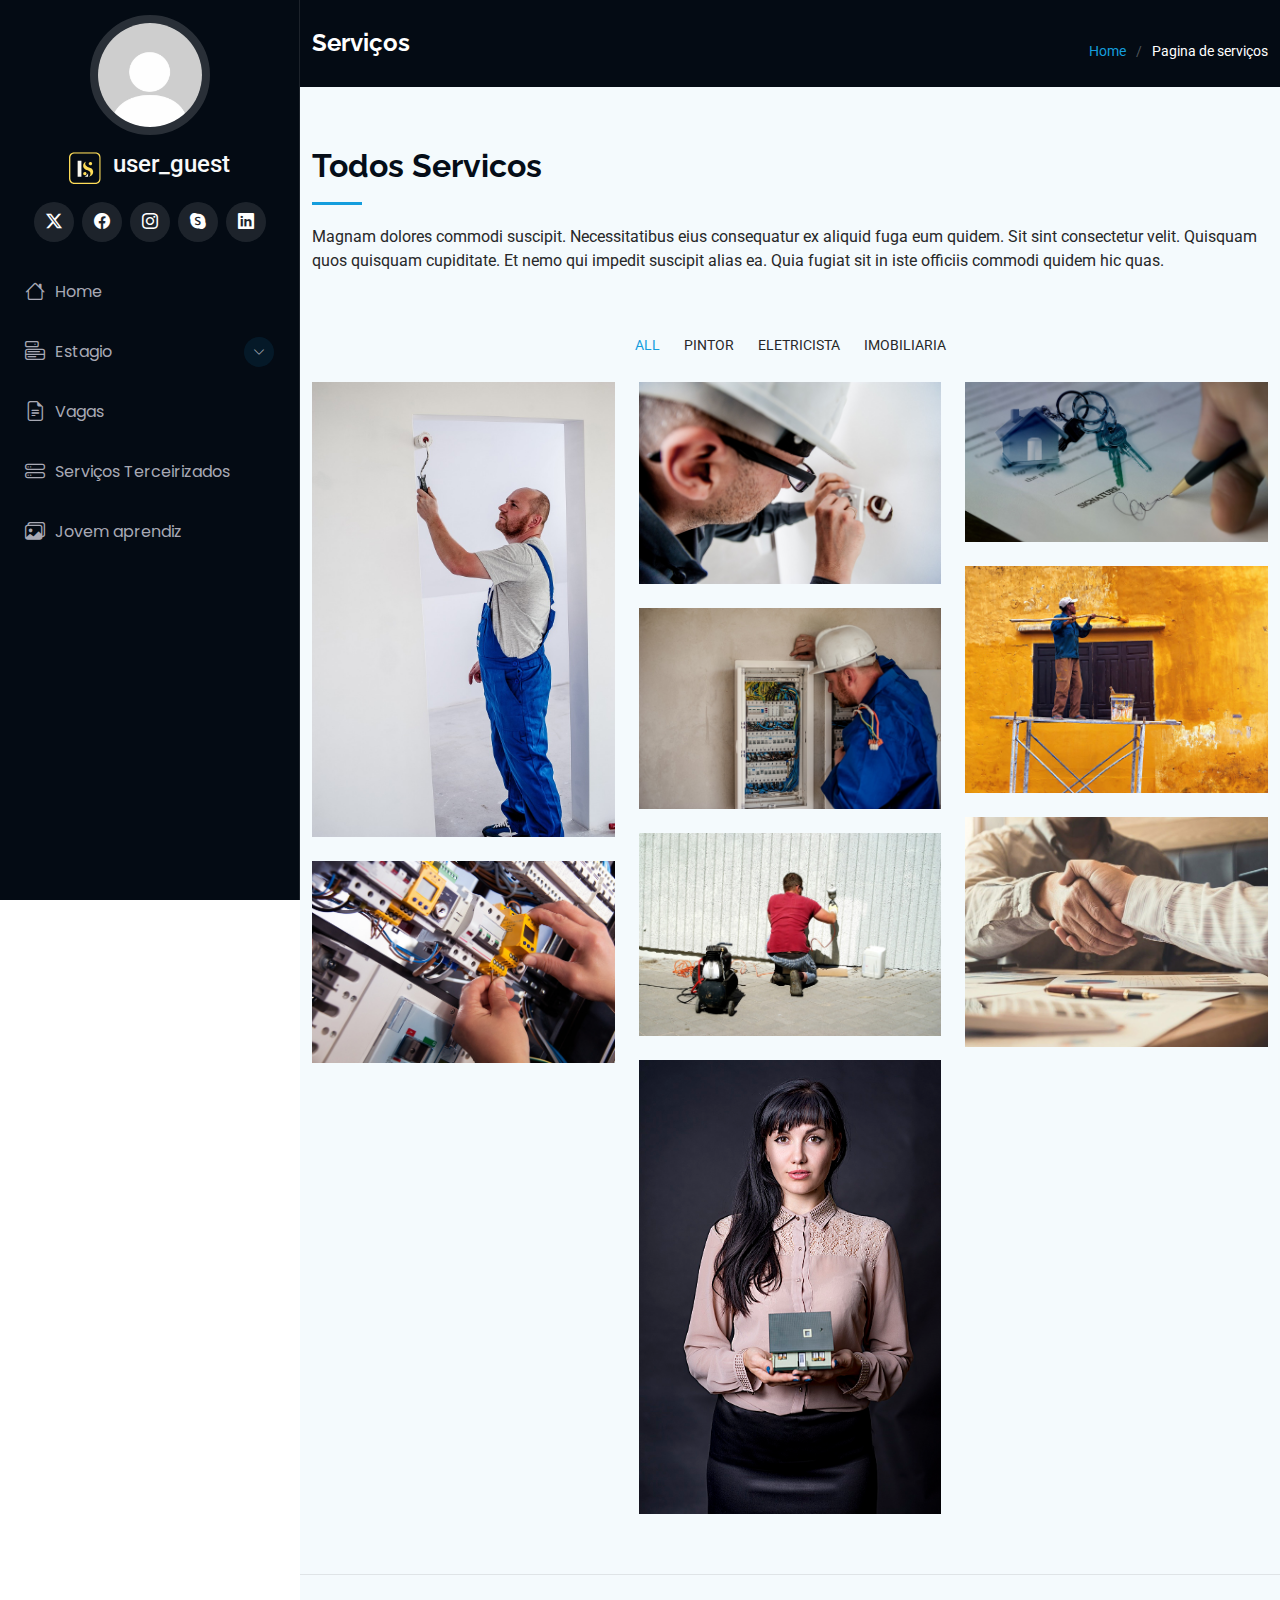
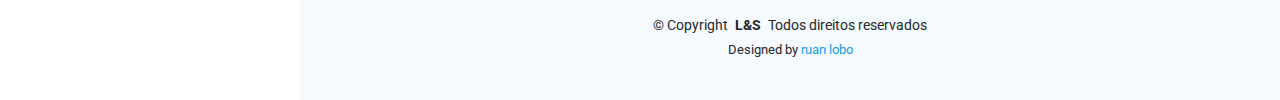
<file: service-details.html>
<!DOCTYPE html>
<html lang="en">

<head>
  <meta charset="utf-8">
  <meta content="width=device-width, initial-scale=1.0" name="viewport">
  <title>LS services</title>
  <meta content="" name="description">
  <meta content="" name="keywords">

  <!-- Favicons -->
  <link href="assets/img/favicon.png" rel="icon">
  <link href="assets/img/apple-touch-icon.png" rel="apple-touch-icon">

  <!-- Fonts -->
  <link href="https://fonts.googleapis.com" rel="preconnect">
  <link href="https://fonts.gstatic.com" rel="preconnect" crossorigin>
  <link
    href="https://fonts.googleapis.com/css2?family=Roboto:ital,wght@0,100;0,300;0,400;0,500;0,700;0,900;1,100;1,300;1,400;1,500;1,700;1,900&family=Poppins:ital,wght@0,100;0,200;0,300;0,400;0,500;0,600;0,700;0,800;0,900;1,100;1,200;1,300;1,400;1,500;1,600;1,700;1,800;1,900&family=Raleway:ital,wght@0,100;0,200;0,300;0,400;0,500;0,600;0,700;0,800;0,900;1,100;1,200;1,300;1,400;1,500;1,600;1,700;1,800;1,900&display=swap"
    rel="stylesheet">

  <!-- Vendor CSS Files -->
  <link href="assets/vendor/bootstrap/css/bootstrap.min.css" rel="stylesheet">
  <link href="assets/vendor/bootstrap-icons/bootstrap-icons.css" rel="stylesheet">
  <link href="assets/vendor/aos/aos.css" rel="stylesheet">
  <link href="assets/vendor/glightbox/css/glightbox.min.css" rel="stylesheet">
  <link href="assets/vendor/swiper/swiper-bundle.min.css" rel="stylesheet">

  <!-- Main CSS File -->
  <link href="assets/css/main.css" rel="stylesheet">


</head>

<body class="starter-page-page">

  <header id="header" class="header dark-background d-flex flex-column">
    <i class="header-toggle d-xl-none bi bi-list"></i>

    <div class="profile-img">
      <img src="assets/img/avatar.jpg" alt="" class="img-fluid rounded-circle">
    </div>

    <a href="index.html" class="logo d-flex align-items-center justify-content-center gap-1">
      <!-- Uncomment the line below if you also wish to use an image logo -->
      <img src="assets/img/logo-2.svg" alt="">
      <p class="h4 text-light">user_guest</p>
    </a>

    <div class="social-links text-center">
      <a href="#" class="twitter"><i class="bi bi-twitter-x"></i></a>
      <a href="https://www.facebook.com/lsestagioseservicos/" class="facebook"><i class="bi bi-facebook"></i></a>
      <a href="https://www.instagram.com/lsestagios/" class="instagram"><i class="bi bi-instagram"></i></a>
      <a href="#" class="google-plus"><i class="bi bi-skype"></i></a>
      <a href="https://www.instagram.com/lsestagios/" class="linkedin"><i class="bi bi-linkedin"></i></a>
    </div>

    <nav id="navmenu" class="navmenu">
      <ul>
        <li><a href="index.html" class=""><i class="bi bi-house navicon"></i>Home</a></li>
        <li class="dropdown"><a href="#"><i class="bi bi-menu-button navicon"></i> <span>Estagio</span> <i
              class="bi bi-chevron-down toggle-dropdown"></i></a>
          <ul>
            <li class="dropdown"><a href="#"><span>Aluno</span> <i class="bi bi-chevron-down toggle-dropdown"></i></a>
              <ul>
                <li><a href="curriculo.html">Cadastrar curriculo!</a></li>
                <li><a href="#">Sobre</a></li>
              </ul>
            </li>
            <li class="dropdown"><a href="#"><span>Empresa</span> <i class="bi bi-chevron-down toggle-dropdown"></i></a>
              <ul>
                <li><a href="#">Faça parte!</a></li>
                <li><a href="#">Sobre</a></li>
              </ul>
            <li class="dropdown"><a href="#"><span>Instituicao</span> <i
                  class="bi bi-chevron-down toggle-dropdown"></i></a>
              <ul>
                <li><a href="#">Cadastre-se</a></li>
                <li><a href="#">Sobre</a></li>
              </ul>
            </li>
            <li><a href="#">Conferir vagas de estagio</a></li>
          </ul>
        </li>
        <li><a href="vagas.html"><i class="bi bi-file-earmark-text navicon"></i> Vagas</a></li>
        <li><a href="#services"><i class="bi bi-hdd-stack navicon"></i>Serviços Terceirizados</a></li>
        <li><a href="jovem-aprendiz.html"><i class="bi bi-images navicon"></i> Jovem aprendiz</a></li>
       <!--
       CRIAR FORM DE CONTATO DE SERVICOS 
       -->
      </ul>
    </nav>

  </header>

  <main class="main">

    <!-- Page Title -->
    <div class="page-title dark-background">
      <div class="container d-lg-flex justify-content-between align-items-center">
        <h1 class="mb-2 mb-lg-0">Serviços</h1>
        <nav class="breadcrumbs mt-3">
          <ol>
            <li><a href="index.html">Home</a></li>
            <li class="current">Pagina de serviços</li>
          </ol>
        </nav>
      </div>
    </div><!-- End Page Title -->

    <!-- Portfolio Section -->
    <section id="portfolio" class="portfolio section light-background">

      <!-- Section Title -->
      <div class="container section-title" data-aos="fade-up">
        <h2>Todos Servicos</h2>
        <p>Magnam dolores commodi suscipit. Necessitatibus eius consequatur ex aliquid fuga eum quidem. Sit sint
          consectetur velit. Quisquam quos quisquam cupiditate. Et nemo qui impedit suscipit alias ea. Quia fugiat sit
          in iste officiis commodi quidem hic quas.</p>
      </div><!-- End Section Title -->

      <div class="container">

        <div class="isotope-layout" data-default-filter="*" data-layout="masonry" data-sort="original-order">

          <ul class="portfolio-filters isotope-filters" data-aos="fade-up" data-aos-delay="100">
            <li data-filter="*" class="filter-active">All</li>
            <li data-filter=".filter-app">Pintor</li>
            <li data-filter=".filter-product">Eletricista</li>
            <li data-filter=".filter-books">Imobiliaria</li>
          </ul><!-- End Portfolio Filters -->

          <div class="row gy-4 isotope-container" data-aos="fade-up" data-aos-delay="200">

            <div class="col-lg-4 col-md-6 portfolio-item isotope-item filter-app">
              <div class="portfolio-content h-100">
                <img src="assets/img/portfolio/app-1.jpg" class="img-fluid" alt="">
                <div class="portfolio-info">
                  <h4>App 1</h4>
                  <p>Pintura</p>
                  <a href="assets/img/portfolio/app-1.jpg" title="App 1" data-gallery="portfolio-gallery-app"
                    class="glightbox preview-link"><i class="bi bi-zoom-in"></i></a>
                  <a href="portfolio-details.html" title="More Details" class="details-link"><i
                      class="bi bi-link-45deg"></i></a>
                </div>
              </div>
            </div><!-- End Portfolio Item -->

            <div class="col-lg-4 col-md-6 portfolio-item isotope-item filter-product">
              <div class="portfolio-content h-100">
                <img src="assets/img/portfolio/product-1.jpg" class="img-fluid" alt="">
                <div class="portfolio-info">
                  <h4>Product 1</h4>
                  <p>Eletrica</p>
                  <a href="assets/img/portfolio/product-1.jpg" title="Product 1"
                    data-gallery="portfolio-gallery-product" class="glightbox preview-link"><i
                      class="bi bi-zoom-in"></i></a>
                  <a href="portfolio-details.html" title="More Details" class="details-link"><i
                      class="bi bi-link-45deg"></i></a>
                </div>
              </div>
            </div><!-- End Portfolio Item -->



            <div class="col-lg-4 col-md-6 portfolio-item isotope-item filter-books">
              <div class="portfolio-content h-100">
                <img src="assets/img/portfolio/books-1.jpg" class="img-fluid" alt="">
                <div class="portfolio-info">
                  <h4>Books 1</h4>
                  <p>Imobiliaria</p>
                  <a href="assets/img/portfolio/books-1.jpg" title="Branding 1" data-gallery="portfolio-gallery-book"
                    class="glightbox preview-link"><i class="bi bi-zoom-in"></i></a>
                  <a href="portfolio-details.html" title="More Details" class="details-link"><i
                      class="bi bi-link-45deg"></i></a>
                </div>
              </div>
            </div><!-- End Portfolio Item -->

            <div class="col-lg-4 col-md-6 portfolio-item isotope-item filter-app">
              <div class="portfolio-content h-100">
                <img src="assets/img/portfolio/app-2.jpg" class="img-fluid" alt="">
                <div class="portfolio-info">
                  <h4>App 2</h4>
                  <p>Pintura</p>
                  <a href="assets/img/portfolio/app-2.jpg" title="App 2" data-gallery="portfolio-gallery-app"
                    class="glightbox preview-link"><i class="bi bi-zoom-in"></i></a>
                  <a href="portfolio-details.html" title="More Details" class="details-link"><i
                      class="bi bi-link-45deg"></i></a>
                </div>
              </div>
            </div><!-- End Portfolio Item -->

            <div class="col-lg-4 col-md-6 portfolio-item isotope-item filter-product">
              <div class="portfolio-content h-100">
                <img src="assets/img/portfolio/product-2.jpg" class="img-fluid" alt="">
                <div class="portfolio-info">
                  <h4>Product 2</h4>
                  <p>Eletrica</p>
                  <a href="assets/img/portfolio/product-2.jpg" title="Product 2"
                    data-gallery="portfolio-gallery-product" class="glightbox preview-link"><i
                      class="bi bi-zoom-in"></i></a>
                  <a href="portfolio-details.html" title="More Details" class="details-link"><i
                      class="bi bi-link-45deg"></i></a>
                </div>
              </div>
            </div><!-- End Portfolio Item -->



            <div class="col-lg-4 col-md-6 portfolio-item isotope-item filter-books">
              <div class="portfolio-content h-100">
                <img src="assets/img/portfolio/books-2.jpg" class="img-fluid" alt="">
                <div class="portfolio-info">
                  <h4>Books 2</h4>
                  <p>Imobiliaria</p>
                  <a href="assets/img/portfolio/books-2.jpg" title="Branding 2" data-gallery="portfolio-gallery-book"
                    class="glightbox preview-link"><i class="bi bi-zoom-in"></i></a>
                  <a href="portfolio-details.html" title="More Details" class="details-link"><i
                      class="bi bi-link-45deg"></i></a>
                </div>
              </div>
            </div><!-- End Portfolio Item -->

            <div class="col-lg-4 col-md-6 portfolio-item isotope-item filter-app">
              <div class="portfolio-content h-100">
                <img src="assets/img/portfolio/app-3.jpg" class="img-fluid" alt="">
                <div class="portfolio-info">
                  <h4>App 3</h4>
                  <p>Pintura</p>
                  <a href="assets/img/portfolio/app-3.jpg" title="App 3" data-gallery="portfolio-gallery-app"
                    class="glightbox preview-link"><i class="bi bi-zoom-in"></i></a>
                  <a href="portfolio-details.html" title="More Details" class="details-link"><i
                      class="bi bi-link-45deg"></i></a>
                </div>
              </div>
            </div><!-- End Portfolio Item -->

            <div class="col-lg-4 col-md-6 portfolio-item isotope-item filter-product">
              <div class="portfolio-content h-100">
                <img src="assets/img/portfolio/product-3.jpg" class="img-fluid" alt="">
                <div class="portfolio-info">
                  <h4>Product 3</h4>
                  <p>Eletrica</p>
                  <a href="assets/img/portfolio/product-3.jpg" title="Product 3"
                    data-gallery="portfolio-gallery-product" class="glightbox preview-link"><i
                      class="bi bi-zoom-in"></i></a>
                  <a href="portfolio-details.html" title="More Details" class="details-link"><i
                      class="bi bi-link-45deg"></i></a>
                </div>
              </div>
            </div><!-- End Portfolio Item -->



            <div class="col-lg-4 col-md-6 portfolio-item isotope-item filter-books">
              <div class="portfolio-content h-100">
                <img src="assets/img/portfolio/books-3.jpg" class="img-fluid" alt="">
                <div class="portfolio-info">
                  <h4>Books 3</h4>
                  <p>Lorem ipsum, dolor sit amet consectetur</p>
                  <a href="assets/img/portfolio/books-3.jpg" title="Branding 3" data-gallery="portfolio-gallery-book"
                    class="glightbox preview-link"><i class="bi bi-zoom-in"></i></a>
                  <a href="service-details.html" title="More Details" class="details-link"><i
                      class="bi bi-link-45deg"></i></a>
                </div>
              </div>
            </div><!-- End Portfolio Item -->

          </div><!-- End Portfolio Container -->

        </div>

      </div>

    </section><!-- /Portfolio Section -->


  </main>

  <footer id="footer" class="footer position-relative light-background">

    <div class="container">
      <div class="copyright text-center ">
        <p>© <span>Copyright</span> <strong class="px-1 sitename">L&S</strong> <span>Todos direitos reservados</span>
        </p>
      </div>
      <div class="credits">
        <!-- All the links in the footer should remain intact. -->
        Designed by <a href="https://github.com/ruandd9">ruan lobo</a>
      </div>
    </div>

  </footer>

  <!-- Scroll Top -->
  <a href="#" id="scroll-top" class="scroll-top d-flex align-items-center justify-content-center"><i
      class="bi bi-arrow-up-short"></i></a>

  <!-- Preloader -->
  <div id="preloader"></div>

  <!-- Vendor JS Files -->
  <script src="assets/vendor/bootstrap/js/bootstrap.bundle.min.js"></script>
  <script src="assets/vendor/php-email-form/validate.js"></script>
  <script src="assets/vendor/aos/aos.js"></script>
  <script src="assets/vendor/typed.js/typed.umd.js"></script>
  <script src="assets/vendor/purecounter/purecounter_vanilla.js"></script>
  <script src="assets/vendor/waypoints/noframework.waypoints.js"></script>
  <script src="assets/vendor/glightbox/js/glightbox.min.js"></script>
  <script src="assets/vendor/imagesloaded/imagesloaded.pkgd.min.js"></script>
  <script src="assets/vendor/isotope-layout/isotope.pkgd.min.js"></script>
  <script src="assets/vendor/swiper/swiper-bundle.min.js"></script>

  <!-- Main JS File -->
  <script src="assets/js/main.js"></script>

</body>

</html>
</file>
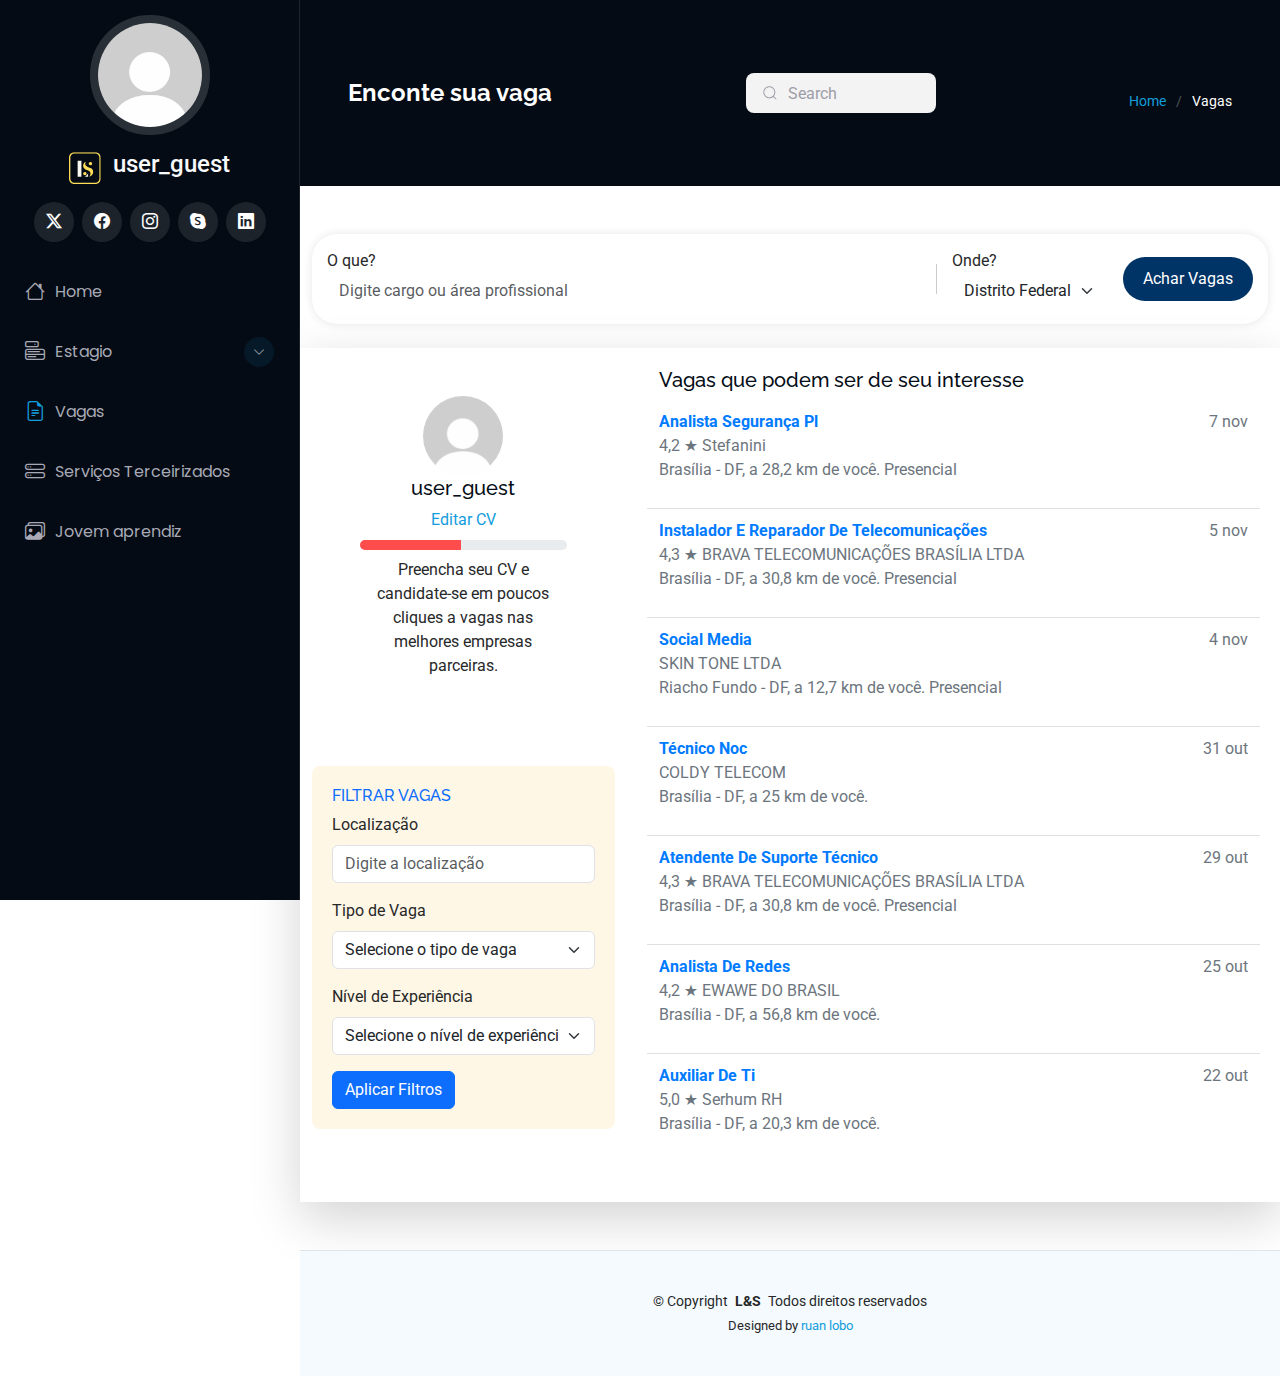
<file: vagas.html>
<!DOCTYPE html>
<html lang="en">

<head>
  <meta charset="utf-8">
  <meta content="width=device-width, initial-scale=1.0" name="viewport">
  <title>LS Vagas</title>
  <meta content="" name="description">
  <meta content="" name="keywords">

  <!-- Favicons -->
  <link href="assets/img/favicon.png" rel="icon">
  <link href="assets/img/apple-touch-icon.png" rel="apple-touch-icon">

  <!-- Fonts -->
  <link href="https://fonts.googleapis.com" rel="preconnect">
  <link href="https://fonts.gstatic.com" rel="preconnect" crossorigin>
  <link
    href="https://fonts.googleapis.com/css2?family=Roboto:ital,wght@0,100;0,300;0,400;0,500;0,700;0,900;1,100;1,300;1,400;1,500;1,700;1,900&family=Poppins:ital,wght@0,100;0,200;0,300;0,400;0,500;0,600;0,700;0,800;0,900;1,100;1,200;1,300;1,400;1,500;1,600;1,700;1,800;1,900&family=Raleway:ital,wght@0,100;0,200;0,300;0,400;0,500;0,600;0,700;0,800;0,900;1,100;1,200;1,300;1,400;1,500;1,600;1,700;1,800;1,900&display=swap"
    rel="stylesheet">

  <!-- Vendor CSS Files -->
  <link href="assets/vendor/bootstrap/css/bootstrap.min.css" rel="stylesheet">
  <link href="assets/vendor/bootstrap-icons/bootstrap-icons.css" rel="stylesheet">
  <link href="assets/vendor/aos/aos.css" rel="stylesheet">
  <link href="assets/vendor/glightbox/css/glightbox.min.css" rel="stylesheet">
  <link href="assets/vendor/swiper/swiper-bundle.min.css" rel="stylesheet">

  <!-- Main CSS File -->
  <link href="assets/css/main.css" rel="stylesheet">

  <!-- =======================================================
  * Template Name: iPortfolio
  * Template URL: https://bootstrapmade.com/iportfolio-bootstrap-portfolio-websites-template/
  * Updated: Jun 29 2024 with Bootstrap v5.3.3
  * Author: BootstrapMade.com
  * License: https://bootstrapmade.com/license/
  ======================================================== -->
</head>

<body class="portfolio-details-page">

  <header id="header" class="header dark-background d-flex flex-column">
    <i class="header-toggle d-xl-none bi bi-list"></i>

    <div class="profile-img">
      <img src="assets/img/avatar.jpg" alt="" class="img-fluid rounded-circle">
    </div>

    <a href="index.html" class="logo d-flex align-items-center justify-content-center gap-1">
      <!-- Uncomment the line below if you also wish to use an image logo -->
      <img src="assets/img/logo-2.svg" alt="">
      <p class="h4 text-light">user_guest</p>
    </a>

    <div class="social-links text-center">
      <a href="#" class="twitter"><i class="bi bi-twitter-x"></i></a>
      <a href="https://www.facebook.com/lsestagioseservicos/" class="facebook"><i class="bi bi-facebook"></i></a>
      <a href="https://www.instagram.com/lsestagios/" class="instagram"><i class="bi bi-instagram"></i></a>
      <a href="#" class="google-plus"><i class="bi bi-skype"></i></a>
      <a href="https://www.instagram.com/lsestagios/" class="linkedin"><i class="bi bi-linkedin"></i></a>
    </div>

    <nav id="navmenu" class="navmenu">
      <ul>
        <li><a href="index.html" class=""><i class="bi bi-house navicon"></i>Home</a></li>
        <li class="dropdown"><a href="#"><i class="bi bi-menu-button navicon"></i> <span>Estagio</span> <i
              class="bi bi-chevron-down toggle-dropdown"></i></a>
          <ul>
            <li class="dropdown"><a href="#"><span>Aluno</span> <i class="bi bi-chevron-down toggle-dropdown"></i></a>
              <ul>
                <li><a href="curriculo.html">Cadastrar curriculo!</a></li>
                <li><a href="#">Sobre</a></li>
              </ul>
            </li>
            <li class="dropdown"><a href="#"><span>Empresa</span> <i class="bi bi-chevron-down toggle-dropdown"></i></a>
              <ul>
                <li><a href="#">Faça parte!</a></li>
                <li><a href="#">Sobre</a></li>
              </ul>
            <li class="dropdown"><a href="#"><span>Instituicao</span> <i
                  class="bi bi-chevron-down toggle-dropdown"></i></a>
              <ul>
                <li><a href="#">Cadastre-se</a></li>
                <li><a href="#">Sobre</a></li>
              </ul>
            </li>
            <li><a href="#">Conferir vagas de estagio</a></li>
          </ul>
        </li>
        <li class="active"><a href="vagas.html"><i class="bi bi-file-earmark-text navicon "></i> Vagas</a></li>
        <li><a href="service-details.html"><i class="bi bi-hdd-stack navicon"></i>Serviços Terceirizados</a></li>
        <li><a href="jovem-aprendiz.html"><i class="bi bi-images navicon"></i> Jovem aprendiz</a></li>
       
      </ul>
    </nav>

  </header>

  <main class="main">

    <!-- Page Title -->
    <div class="page-title dark-background ">
      <div class="container d-lg-flex justify-content-between align-items-center p-5">
        <h1 class="mb-2 mb-lg-0">Enconte sua vaga</h1>
        <div class="group">
          <svg class="icon" aria-hidden="true" viewBox="0 0 24 24">
            <g>
              <path
                d="M21.53 20.47l-3.66-3.66C19.195 15.24 20 13.214 20 11c0-4.97-4.03-9-9-9s-9 4.03-9 9 4.03 9 9 9c2.215 0 4.24-.804 5.808-2.13l3.66 3.66c.147.146.34.22.53.22s.385-.073.53-.22c.295-.293.295-.767.002-1.06zM3.5 11c0-4.135 3.365-7.5 7.5-7.5s7.5 3.365 7.5 7.5-3.365 7.5-7.5 7.5-7.5-3.365-7.5-7.5z">
              </path>
            </g>
          </svg>
          <input placeholder="Search" type="search" class="input">
        </div>
        <nav class="breadcrumbs mt-3">
          <ol>
            <li><a href="index.html">Home</a></li>
            <li class="current">Vagas</li>
          </ol>
        </nav>
      </div>




    </div><!-- End Page Title -->

    <div class="container mt-5">
      <div class="search-container">
        <div class="flex-grow-1">
          <label for="job" class="form-label mb-0">O que?</label>
          <input type="text" id="job" class="form-control" placeholder="Digite cargo ou área profissional">
        </div>
        <div class="divider"></div>
        <div>
          <label for="location" class="form-label mb-0">Onde?</label>
          <select id="location" class="form-select">
            <option selected>Distrito Federal</option>
            <!-- Add other options as needed -->
          </select>
        </div>
        <div class="ms-3">
          <button type="button" class="btn">Achar Vagas</button>
        </div>
      </div>
    </div>

    <div class="container mt-4 shadow-lg my-5">

      <div class="row">
        <div class="col-md-4">
          <div class="profile-card p-5">
            <img alt="Profile picture" height="80" src="assets/img/avatar.jpg" width="80" />
            <h5>
              user_guest
            </h5>
            <a href="curriculo.html">
              Editar CV
            </a>
            <div class="progress mt-2">
              <div aria-valuemax="100" aria-valuemin="0" aria-valuenow="49" class="progress-bar" role="progressbar"
                style="width: 49%;">
              </div>
            </div>
            <p class="mt-2">
              Preencha seu CV e candidate-se em poucos cliques a vagas nas melhores empresas parceiras.
            </p>
          </div>
          <div class="filter-card mt-4">
            <h6 class="text-primary">
              FILTRAR VAGAS
            </h6>
            <form>
              <div class="mb-3">
                <label class="form-label" for="location">
                  Localização
                </label>
                <input class="form-control" id="location" placeholder="Digite a localização" type="text" />
              </div>
              <div class="mb-3">
                <label class="form-label" for="job-type">
                  Tipo de Vaga
                </label>
                <select class="form-select" id="job-type">
                  <option selected="">
                    Selecione o tipo de vaga
                  </option>
                  <option value="full-time">
                    Tempo Integral
                  </option>
                  <option value="part-time">
                    Meio Período
                  </option>
                  <option value="remote">
                    Remoto
                  </option>
                </select>
              </div>
              <div class="mb-3">
                <label class="form-label" for="experience">
                  Nível de Experiência
                </label>
                <select class="form-select" id="experience">
                  <option selected="">
                    Selecione o nível de experiência
                  </option>
                  <option value="entry">
                    Iniciante
                  </option>
                  <option value="mid">
                    Intermediário
                  </option>
                  <option value="senior">
                    Sênior
                  </option>
                </select>
              </div>
              <button class="btn btn-primary" type="submit">
                Aplicar Filtros
              </button>
            </form>
          </div>
        </div>
        <div class="col-md-8">
          <div class="job-list">
            <h5>
              Vagas que podem ser de seu interesse
            </h5>
            <div class="job-item row">
              <div class="col-md-8">
                <a href="#">
                  Analista Segurança Pl
                </a>
                <p class="job-details">
                  4,2 ★ Stefanini
                  <br />
                  Brasília - DF, a 28,2 km de você.
                  <i class="fas fa-building">
                  </i>
                  Presencial
                </p>
              </div>
              <div class="col-md-4 job-date">
                7 nov
              </div>
            </div>
            <div class="job-item row">
              <div class="col-md-8">
                <a href="#">
                  Instalador E Reparador De Telecomunicações
                </a>
                <p class="job-details">
                  4,3 ★ BRAVA TELECOMUNICAÇÕES BRASÍLIA LTDA
                  <br />
                  Brasília - DF, a 30,8 km de você.
                  <i class="fas fa-building">
                  </i>
                  Presencial
                </p>
              </div>
              <div class="col-md-4 job-date">
                5 nov
              </div>
            </div>
            <div class="job-item row">
              <div class="col-md-8">
                <a href="#">
                  Social Media
                </a>
                <p class="job-details">
                  SKIN TONE LTDA
                  <br />
                  Riacho Fundo - DF, a 12,7 km de você.
                  <i class="fas fa-building">
                  </i>
                  Presencial
                </p>
              </div>
              <div class="col-md-4 job-date">
                4 nov
              </div>
            </div>
            <div class="job-item row">
              <div class="col-md-8">
                <a href="#">
                  Técnico Noc
                </a>
                <p class="job-details">
                  COLDY TELECOM
                  <br />
                  Brasília - DF, a 25 km de você.
                  <i class="fas fa-building">
                  </i>
                </p>
              </div>
              <div class="col-md-4 job-date">
                31 out
              </div>
            </div>
            <div class="job-item row">
              <div class="col-md-8">
                <a href="#">
                  Atendente De Suporte Técnico
                </a>
                <p class="job-details">
                  4,3 ★ BRAVA TELECOMUNICAÇÕES BRASÍLIA LTDA
                  <br />
                  Brasília - DF, a 30,8 km de você.
                  <i class="fas fa-building">
                  </i>
                  Presencial
                </p>
              </div>
              <div class="col-md-4 job-date">
                29 out
              </div>
            </div>
            <div class="job-item row">
              <div class="col-md-8">
                <a href="#">
                  Analista De Redes
                </a>
                <p class="job-details">
                  4,2 ★ EWAWE DO BRASIL
                  <br />
                  Brasília - DF, a 56,8 km de você.
                  <i class="fas fa-building">
                  </i>
                </p>
              </div>
              <div class="col-md-4 job-date">
                25 out
              </div>
            </div>
            <div class="job-item row">
              <div class="col-md-8">
                <a href="#">
                  Auxiliar De Ti
                </a>
                <p class="job-details">
                  5,0 ★ Serhum RH
                  <br />
                  Brasília - DF, a 20,3 km de você.
                  <i class="fas fa-building">
                  </i>
                </p>
              </div>
              <div class="col-md-4 job-date">
                22 out
              </div>
            </div>
          </div>
        </div>
      </div>
    </div>

  </main>

  <footer id="footer" class="footer position-relative light-background">

    <div class="container">
      <div class="copyright text-center ">
        <p>© <span>Copyright</span> <strong class="px-1 sitename">L&S</strong> <span>Todos direitos reservados</span>
        </p>
      </div>
      <div class="credits">
        <!-- All the links in the footer should remain intact. -->
        Designed by <a href="https://github.com/ruandd9">ruan lobo</a>
      </div>
    </div>

  </footer>

  <!-- Scroll Top -->
  <a href="#" id="scroll-top" class="scroll-top d-flex align-items-center justify-content-center"><i
      class="bi bi-arrow-up-short"></i></a>

  <!-- Preloader -->
  <div id="preloader"></div>

  <!-- Vendor JS Files -->
  <script src="assets/vendor/bootstrap/js/bootstrap.bundle.min.js"></script>
  <script src="assets/vendor/php-email-form/validate.js"></script>
  <script src="assets/vendor/aos/aos.js"></script>
  <script src="assets/vendor/typed.js/typed.umd.js"></script>
  <script src="assets/vendor/purecounter/purecounter_vanilla.js"></script>
  <script src="assets/vendor/waypoints/noframework.waypoints.js"></script>
  <script src="assets/vendor/glightbox/js/glightbox.min.js"></script>
  <script src="assets/vendor/imagesloaded/imagesloaded.pkgd.min.js"></script>
  <script src="assets/vendor/isotope-layout/isotope.pkgd.min.js"></script>
  <script src="assets/vendor/swiper/swiper-bundle.min.js"></script>

  <!-- Main JS File -->
  <script src="assets/js/main.js"></script>

</body>

</html>
</file>
<file: assets/css/main.css>
/**
# Font & Color Variables
# Help: https://bootstrapmade.com/color-system/
--------------------------------------------------------------*/
/* Fonts */
:root {
  --default-font: "Roboto", system-ui, -apple-system, "Segoe UI", Roboto, "Helvetica Neue", Arial, "Noto Sans", "Liberation Sans", sans-serif, "Apple Color Emoji", "Segoe UI Emoji", "Segoe UI Symbol", "Noto Color Emoji";
  --heading-font: "Raleway", sans-serif;
  --nav-font: "Poppins", sans-serif;
}

/* Global Colors - The following color variables are used throughout the website. Updating them here will change the color scheme of the entire website */
:root {
  --background-color: #ffffff;
  /* Background color for the entire website, including individual sections */
  --default-color: #272829;
  /* Default color used for the majority of the text content across the entire website */
  --heading-color: #050d18;
  /* Color for headings, subheadings and title throughout the website */
  --accent-color: #149ddd;
  /* Accent color that represents your brand on the website. It's used for buttons, links, and other elements that need to stand out */
  --surface-color: #ffffff;
  /* The surface color is used as a background of boxed elements within sections, such as cards, icon boxes, or other elements that require a visual separation from the global background. */
  --contrast-color: #ffffff;
  /* Contrast color for text, ensuring readability against backgrounds of accent, heading, or default colors. */
}

/* Nav Menu Colors - The following color variables are used specifically for the navigation menu. They are separate from the global colors to allow for more customization options */
:root {
  --nav-color: #a8a9b4;
  /* The default color of the main navmenu links */
  --nav-hover-color: #ffffff;
  /* Applied to main navmenu links when they are hovered over or active */
  --nav-mobile-background-color: #040b14;
  /* Used as the background color for mobile navigation menu */
  --nav-dropdown-background-color: #040b14;
  /* Used as the background color for dropdown items that appear when hovering over primary navigation items */
  --nav-dropdown-color: #a8a9b4;
  /* Used for navigation links of the dropdown items in the navigation menu. */
  --nav-dropdown-hover-color: #ffffff;
  /* Similar to --nav-hover-color, this color is applied to dropdown navigation links when they are hovered over. */
}

/* Color Presets - These classes override global colors when applied to any section or element, providing reuse of the sam color scheme. */

.light-background {
  --background-color: #f4fafd;
  --surface-color: #ffffff;
}

.dark-background {
  --background-color: #040b14;
  --default-color: #ffffff;
  --heading-color: #ffffff;
  --surface-color: #151f2b;
  --contrast-color: #ffffff;
}

/* Smooth scroll */
:root {
  scroll-behavior: smooth;
}

/*--------------------------------------------------------------
# General Styling & Shared Classes
--------------------------------------------------------------*/
body {
  color: var(--default-color);
  background-color: var(--background-color);
  font-family: var(--default-font);
}

a {
  color: var(--accent-color);
  text-decoration: none;
  transition: 0.3s;
}

a:hover {
  color: color-mix(in srgb, var(--accent-color), transparent 25%);
  text-decoration: none;
}

h1,
h2,
h3,
h4,
h5,
h6 {
  color: var(--heading-color);
  font-family: var(--heading-font);
}

/* PHP Email Form Messages
------------------------------*/
.php-email-form .error-message {
  display: none;
  background: #df1529;
  color: #ffffff;
  text-align: left;
  padding: 15px;
  margin-bottom: 24px;
  font-weight: 600;
}

.php-email-form .sent-message {
  display: none;
  color: #ffffff;
  background: #059652;
  text-align: center;
  padding: 15px;
  margin-bottom: 24px;
  font-weight: 600;
}

.php-email-form .loading {
  display: none;
  background: var(--surface-color);
  text-align: center;
  padding: 15px;
  margin-bottom: 24px;
}

.php-email-form .loading:before {
  content: "";
  display: inline-block;
  border-radius: 50%;
  width: 24px;
  height: 24px;
  margin: 0 10px -6px 0;
  border: 3px solid var(--accent-color);
  border-top-color: var(--surface-color);
  animation: php-email-form-loading 1s linear infinite;
}

@keyframes php-email-form-loading {
  0% {
    transform: rotate(0deg);
  }

  100% {
    transform: rotate(360deg);
  }
}

/*--------------------------------------------------------------
# Global Header
--------------------------------------------------------------*/
.header {
  color: var(--default-color);
  background-color: var(--background-color);
  position: fixed;
  top: 0;
  left: 0;
  bottom: 0;
  padding: 0 15px;
  width: 300px;
  transition: all ease-in-out 0.3s;
  overflow-y: scroll;
  scrollbar-width: none; 
  -ms-overflow-style: none;
  border-right: 1px solid color-mix(in srgb, var(--default-color), transparent 90%);
}

.header .profile-img img {
  margin: 15px auto;
  display: block;
  width: 120px;
  border: 8px solid color-mix(in srgb, var(--default-color), transparent 85%);
}

.header .logo {
  line-height: 1;
  margin-bottom: 15px;
}

.header .logo img {
  max-height: 32px;
  margin-right: 8px;
}

.header .logo h1 {
  font-size: 24px;
  margin: 0;
  font-weight: 700;
  color: var(--heading-color);
}

.header .social-links {
  margin: 0 0 20px 0;
}

.header .social-links a {
  font-size: 16px;
  display: inline-flex;
  align-items: center;
  justify-content: center;
  background: color-mix(in srgb, var(--default-color), transparent 90%);
  color: var(--default-color);
  margin: 0 2px;
  border-radius: 50%;
  text-align: center;
  width: 40px;
  height: 40px;
  transition: 0.3s;
}

.header .social-links a:hover {
  color: var(--contrast-color);
  background: var(--accent-color);
}

@media (min-width: 1200px) {

  .header~main,
  .header~#footer {
    margin-left: 300px;
  }
}

@media (max-width: 1199px) {
  .header {
    left: -100%;
  }
}

.header.header-show {
  left: 0;
}

.header .header-toggle {
  color: var(--contrast-color);
  background-color: var(--accent-color);
  font-size: 22px;
  display: flex;
  align-items: center;
  justify-content: center;
  width: 40px;
  height: 40px;
  border-radius: 50%;
  cursor: pointer;
  position: fixed;
  top: 15px;
  right: 15px;
  z-index: 9999;
  transition: background-color 0.3s;
}

.header .header-toggle:hover {
  color: var(--contrast-color);
  background-color: color-mix(in srgb, var(--accent-color) 90%, white 15%);
}

/*--------------------------------------------------------------
# Navigation Menu - sidebar
--------------------------------------------------------------*/
.mobile-nav-toggle {
  display: none;
}

.navmenu {
  padding: 0;
  z-index: 9997;
}

.navmenu::-webkit-scrollbar {
  display: none;
  /* Oculta a barra no Chrome, Edge e Safari */

}

.navmenu ul {
  list-style: none;
  padding: 0 0 20px 0;
  margin: 0;
}

.navmenu a,
.navmenu a:focus {
  color: var(--nav-color);
  padding: 15px 10px;
  font-family: var(--nav-font);
  font-size: 16px;
  font-weight: 400;
  display: flex;
  align-items: center;
  white-space: nowrap;
  transition: 0.3s;
  width: 100%;
}

.navmenu a .navicon,
.navmenu a:focus .navicon {
  font-size: 20px;
  margin-right: 10px;
}

.navmenu a .toggle-dropdown,
.navmenu a:focus .toggle-dropdown {
  font-size: 12px;
  line-height: 0;
  margin-left: auto;
  width: 30px;
  height: 30px;
  display: flex;
  align-items: center;
  justify-content: center;
  border-radius: 50%;
  transition: 0.3s;
  flex-shrink: 0;
  background-color: color-mix(in srgb, var(--accent-color), transparent 90%);
}

.navmenu a .toggle-dropdown:hover,
.navmenu a:focus .toggle-dropdown:hover {
  background-color: var(--accent-color);
  color: var(--contrast-color);
}

.navmenu a:hover,
.navmenu .active,
.navmenu .active:focus {
  color: var(--nav-hover-color);
}

.navmenu a:hover .navicon,
.navmenu .active .navicon,
.navmenu .active:focus .navicon {
  color: var(--accent-color);
}

.navmenu .active .toggle-dropdown,
.navmenu .active:focus .toggle-dropdown {
  background-color: var(--accent-color);
  color: var(--contrast-color);
  transform: rotate(180deg);
}

.navmenu .dropdown {
  display: block;
}

.navmenu .dropdown a,
.navmenu .dropdown a:focus {
  color: --nav-dropdown-color;
}

.navmenu .dropdown a:hover,
.navmenu .dropdown .active,
.navmenu .dropdown .active:focus {
  color: var(--nav-dropdown-hover-color);
}

.navmenu .dropdown ul {
  position: static;
  display: none;
  z-index: 99;
  padding: 5px 10px;
  margin: 5px 10px;
  background-color: var(--nav-dropdown-background-color);
  border: 1px solid color-mix(in srgb, var(--default-color), transparent 90%);
  box-shadow: none;
  transition: all 0.5s ease-in-out;
}

.navmenu .dropdown ul ul {
  background-color: rgba(33, 37, 41, 0.1);
}

.navmenu .dropdown>.dropdown-active {
  display: block;
  background-color: rgba(33, 37, 41, 0.03);
}

/*--------------------------------------------------------------
# Global Footer
--------------------------------------------------------------*/
.footer {
  color: var(--default-color);
  background-color: var(--background-color);
  font-size: 14px;
  padding: 40px 0;
  position: relative;
  border-top: 1px solid color-mix(in srgb, var(--default-color), transparent 90%);
}

.footer .copyright p {
  margin-bottom: 0;
}

.footer .credits {
  margin-top: 4px;
  font-size: 13px;
  text-align: center;
}

/*--------------------------------------------------------------
# Preloader
--------------------------------------------------------------*/
#preloader {
  position: fixed;
  inset: 0;
  z-index: 999999;
  overflow: hidden;
  background: var(--background-color);
  transition: all 0.6s ease-out;
}

#preloader:before {
  content: "";
  position: fixed;
  top: calc(50% - 30px);
  left: calc(50% - 30px);
  border: 6px solid #ffffff;
  border-color: var(--accent-color) transparent var(--accent-color) transparent;
  border-radius: 50%;
  width: 60px;
  height: 60px;
  animation: animate-preloader 1.5s linear infinite;
}

@keyframes animate-preloader {
  0% {
    transform: rotate(0deg);
  }

  100% {
    transform: rotate(360deg);
  }
}

/*--------------------------------------------------------------
# Scroll Top Button
--------------------------------------------------------------*/
.scroll-top {
  position: fixed;
  visibility: hidden;
  opacity: 0;
  right: 15px;
  bottom: -15px;
  z-index: 99999;
  background-color: var(--accent-color);
  width: 44px;
  height: 44px;
  border-radius: 50px;
  transition: all 0.4s;
}

.scroll-top i {
  font-size: 24px;
  color: var(--contrast-color);
  line-height: 0;
}

.scroll-top:hover {
  background-color: color-mix(in srgb, var(--accent-color), transparent 20%);
  color: var(--contrast-color);
}

.scroll-top.active {
  visibility: visible;
  opacity: 1;
  bottom: 15px;
}

/*--------------------------------------------------------------
# Disable aos animation delay on mobile devices
--------------------------------------------------------------*/
@media screen and (max-width: 768px) {
  [data-aos-delay] {
    transition-delay: 0 !important;
  }
}

/*--------------------------------------------------------------
# Global Page Titles & Breadcrumbs
--------------------------------------------------------------*/
.page-title {
  color: var(--default-color);
  background-color: var(--background-color);
  padding: 25px 0;
  position: relative;
}

.page-title h1 {
  font-size: 24px;
  font-weight: 700;
}

.page-title .breadcrumbs ol {
  display: flex;
  flex-wrap: wrap;
  list-style: none;
  padding: 0;
  margin: 0;
  font-size: 14px;
  font-weight: 400;
}

.page-title .breadcrumbs ol li+li {
  padding-left: 10px;
}

.page-title .breadcrumbs ol li+li::before {
  content: "/";
  display: inline-block;
  padding-right: 10px;
  color: color-mix(in srgb, var(--default-color), transparent 70%);
}

/*--------------------------------------------------------------
# Global Sections
--------------------------------------------------------------*/
section,
.section {
  color: var(--default-color);
  background-color: var(--background-color);
  padding: 60px 0;
  overflow: clip;
}

/*--------------------------------------------------------------
# Global Section Titles
--------------------------------------------------------------*/
.section-title {
  padding-bottom: 60px;
  position: relative;
}

.section-title h2 {
  font-size: 32px;
  font-weight: 700;
  margin-bottom: 20px;
  padding-bottom: 20px;
  position: relative;
}

.section-title h2:after {
  content: "";
  position: absolute;
  display: block;
  width: 50px;
  height: 3px;
  background: var(--accent-color);
  left: 0;
  bottom: 0;
}

.section-title p {
  margin-bottom: 0;
}

/*--------------------------------------------------------------
# Hero Section
--------------------------------------------------------------*/
.hero {
  width: 100%;
  min-height: 100vh;
  position: relative;
  padding: 80px 0;
  display: flex;
  align-items: center;
  justify-content: center;
}

.hero img {
  position: absolute;
  inset: 0;
  display: block;
  width: 100%;
  height: 100%;
  object-fit: cover;
  z-index: 1;
}

.hero:before {
  content: "";
  background: color-mix(in srgb, var(--background-color), transparent 70%);
  position: absolute;
  inset: 0;
  z-index: 2;
}

.hero .container {
  position: relative;
  z-index: 3;
}

.hero h2 {
  margin: 0;
  font-size: 64px;
  font-weight: 700;
}

.hero p {
  margin: 5px 0 0 0;
  font-size: 26px;
}

.hero p span {
  letter-spacing: 1px;
  border-bottom: 2px solid var(--accent-color);
}

.hero .social-links {
  margin-top: 25px;
}

.hero .social-links a {
  font-size: 24px;
  display: inline-block;
  color: color-mix(in srgb, var(--default-color), transparent 50%);
  line-height: 1;
  margin-right: 20px;
  transition: 0.3s;
}

.hero .social-links a:hover {
  color: var(--accent-color);
}

@media (max-width: 768px) {
  .hero h2 {
    font-size: 32px;
  }

  .hero p {
    font-size: 20px;
  }
}

/*--------------------------------------------------------------
# About Section
--------------------------------------------------------------*/
.about .content h2 {
  font-weight: 700;
  font-size: 24px;
}

.about .content ul {
  list-style: none;
  padding: 0;
}

.about .content ul li {
  margin-bottom: 20px;
  display: flex;
  align-items: center;
}

.about .content ul strong {
  margin-right: 10px;
}

.about .content ul i {
  font-size: 16px;
  margin-right: 5px;
  color: var(--accent-color);
  line-height: 0;
}

/*--------------------------------------------------------------
# Stats Section
--------------------------------------------------------------*/
.stats .stats-item {
  padding: 30px;
  width: 100%;
}

.stats .stats-item i {
  color: var(--accent-color);
  display: block;
  font-size: 44px;
  float: left;
  line-height: 0;
}

.stats .stats-item .purecounter {
  color: var(--heading-color);
  font-size: 48px;
  line-height: 40px;
  display: block;
  font-weight: 700;
  margin-left: 60px;
}

.stats .stats-item p {
  color: color-mix(in srgb, var(--default-color), transparent 40%);
  padding: 15px 0 0 0;
  margin: 0 0 0 60px;
  font-family: var(--heading-font);
  font-size: 14px;
}

/*--------------------------------------------------------------
# Skills Section
--------------------------------------------------------------*/
.skills .progress {
  height: 60px;
  display: block;
  background: none;
  border-radius: 0;
}

.skills .progress .skill {
  color: var(--heading-color);
  padding: 0;
  margin: 0 0 6px 0;
  text-transform: uppercase;
  display: block;
  font-weight: 600;
  font-family: var(--heading-font);
}

.skills .progress .skill .val {
  float: right;
  font-style: normal;
}

.skills .progress-bar-wrap {
  background: color-mix(in srgb, var(--default-color), transparent 90%);
  height: 10px;
}

.skills .progress-bar {
  width: 1px;
  height: 10px;
  transition: 0.9s;
  background-color: var(--accent-color);
}

.banner-mx{
  margin-top: 190px !important;
}

/*--------------------------------------------------------------
# Resume Section
--------------------------------------------------------------*/
.resume .resume-title {
  color: var(--heading-color);
  font-size: 26px;
  font-weight: 700;
  margin-top: 20px;
  margin-bottom: 20px;
}

.resume .resume-item {
  padding: 0 0 20px 20px;
  margin-top: -2px;
  border-left: 2px solid var(--accent-color);
  position: relative;
}

.resume .resume-item h4 {
  line-height: 18px;
  font-size: 18px;
  font-weight: 600;
  text-transform: uppercase;
  color: color-mix(in srgb, var(--default-color), transparent 20%);
  margin-bottom: 10px;
}

.resume .resume-item h5 {
  font-size: 16px;
  padding: 5px 15px;
  display: inline-block;
  font-weight: 600;
  margin-bottom: 10px;
}

.resume .resume-item ul {
  padding-left: 20px;
}

.resume .resume-item ul li {
  padding-bottom: 10px;
}

.resume .resume-item:last-child {
  padding-bottom: 0;
}

.resume .resume-item::before {
  content: "";
  position: absolute;
  width: 16px;
  height: 16px;
  border-radius: 50px;
  left: -9px;
  top: 0;
  background: var(--background-color);
  border: 2px solid var(--accent-color);
}

/*--------------------------------------------------------------
# Portfolio Section
--------------------------------------------------------------*/
.portfolio .portfolio-filters {
  padding: 0;
  margin: 0 auto 20px auto;
  list-style: none;
  text-align: center;
}

.portfolio .portfolio-filters li {
  cursor: pointer;
  display: inline-block;
  padding: 0;
  font-size: 14px;
  font-weight: 400;
  margin: 0 10px;
  line-height: 1;
  text-transform: uppercase;
  margin-bottom: 10px;
  transition: all 0.3s ease-in-out;
}

.portfolio .portfolio-filters li:hover,
.portfolio .portfolio-filters li.filter-active {
  color: var(--accent-color);
}

.portfolio .portfolio-filters li:first-child {
  margin-left: 0;
}

.portfolio .portfolio-filters li:last-child {
  margin-right: 0;
}

@media (max-width: 575px) {
  .portfolio .portfolio-filters li {
    font-size: 14px;
    margin: 0 5px;
  }
}

.portfolio .portfolio-content {
  position: relative;
  overflow: hidden;
}

.portfolio .portfolio-content img {
  transition: 0.3s;
}

.portfolio .portfolio-content .portfolio-info {
  opacity: 0;
  position: absolute;
  inset: 0;
  z-index: 3;
  transition: all ease-in-out 0.3s;
  background: rgba(0, 0, 0, 0.6);
  padding: 15px;
}

.portfolio .portfolio-content .portfolio-info h4 {
  font-size: 14px;
  padding: 5px 10px;
  font-weight: 400;
  color: #ffffff;
  display: inline-block;
  background-color: var(--accent-color);
}

.portfolio .portfolio-content .portfolio-info p {
  position: absolute;
  bottom: 10px;
  text-align: center;
  display: inline-block;
  left: 0;
  right: 0;
  font-size: 16px;
  font-weight: 600;
  color: rgba(255, 255, 255, 0.8);
}

.portfolio .portfolio-content .portfolio-info .preview-link,
.portfolio .portfolio-content .portfolio-info .details-link {
  position: absolute;
  left: calc(50% - 40px);
  font-size: 26px;
  top: calc(50% - 14px);
  color: #fff;
  transition: 0.3s;
  line-height: 1.2;
}

.portfolio .portfolio-content .portfolio-info .preview-link:hover,
.portfolio .portfolio-content .portfolio-info .details-link:hover {
  color: var(--accent-color);
}

.portfolio .portfolio-content .portfolio-info .details-link {
  left: 50%;
  font-size: 34px;
  line-height: 0;
}

.portfolio .portfolio-content:hover .portfolio-info {
  opacity: 1;
}

.portfolio .portfolio-content:hover img {
  transform: scale(1.1);
}

.portfolio-info h4 {
  display: none !important;
}

/*--------------------------------------------------------------
# Services Section
--------------------------------------------------------------*/
.services .service-item {
  position: relative;
}

.services .service-item .services-icon {
  background: var(--accent-color);
  display: flex;
  align-items: center;
  justify-content: center;
  width: 54px;
  height: 54px;
  border-radius: 50%;
  transition: 0.5s;
  border: 1px solid var(--accent-color);
  margin-right: 20px;
}

.services .service-item .services-icon i {
  color: var(--contrast-color);
  font-size: 24px;
  line-height: 0;
}

.services .service-item:hover .services-icon {
  background: var(--surface-color);
}

.services .service-item:hover .services-icon i {
  color: var(--accent-color);
}

.services .service-item .title {
  font-weight: 700;
  margin-bottom: 15px;
  font-size: 18px;
}

.services .service-item .title a {
  color: var(--heading-color);
}

.services .service-item .title a:hover {
  color: var(--accent-color);
}

.services .service-item .description {
  line-height: 24px;
  font-size: 14px;
}

/*--------------------------------------------------------------
# Testimonials Section
--------------------------------------------------------------*/
.testimonials .testimonials-carousel,
.testimonials .testimonials-slider {
  overflow: hidden;
}

.testimonials .testimonial-item {
  box-sizing: content-box;
  text-align: center;
  min-height: 320px;
}

.testimonials .testimonial-item .testimonial-img {
  width: 90px;
  border-radius: 50%;
  margin: 0 auto;
}

.testimonials .testimonial-item h3 {
  font-size: 18px;
  font-weight: bold;
  margin: 10px 0 5px 0;
}

.testimonials .testimonial-item h4 {
  font-size: 14px;
  color: color-mix(in srgb, var(--default-color), transparent 20%);
  margin: 0;
}

.testimonials .testimonial-item .quote-icon-left,
.testimonials .testimonial-item .quote-icon-right {
  color: color-mix(in srgb, var(--accent-color), transparent 40%);
  font-size: 26px;
  line-height: 0;
}

.testimonials .testimonial-item .quote-icon-left {
  display: inline-block;
  left: -5px;
  position: relative;
}

.testimonials .testimonial-item .quote-icon-right {
  display: inline-block;
  right: -5px;
  position: relative;
  top: 10px;
  transform: scale(-1, -1);
}

.testimonials .testimonial-item p {
  font-style: italic;
  margin: 0 15px 15px 15px;
  padding: 20px;
  background-color: var(--surface-color);
  position: relative;
  margin-bottom: 35px;
  border-radius: 6px;
  box-shadow: 0px 2px 15px rgba(0, 0, 0, 0.1);
}

.testimonials .testimonial-item p::after {
  content: "";
  width: 0;
  height: 0;
  border-top: 20px solid var(--surface-color);
  border-right: 20px solid transparent;
  border-left: 20px solid transparent;
  position: absolute;
  bottom: -20px;
  left: calc(50% - 20px);
}

.testimonials .swiper-wrapper {
  height: auto;
}

.testimonials .swiper-pagination {
  margin-top: 40px;
  position: relative;
}

.testimonials .swiper-pagination .swiper-pagination-bullet {
  width: 12px;
  height: 12px;
  background-color: var(--background-color);
  opacity: 1;
  border: 1px solid var(--accent-color);
}

.testimonials .swiper-pagination .swiper-pagination-bullet-active {
  background-color: var(--accent-color);
}

/*--------------------------------------------------------------
# Contact Section
--------------------------------------------------------------*/
.contact .info-wrap {
  background-color: var(--surface-color);
  box-shadow: 0px 0px 20px rgba(0, 0, 0, 0.1);
  padding: 30px;
}

@media (max-width: 575px) {
  .contact .info-wrap {
    padding: 20px;
  }
}

.contact .info-item {
  margin-bottom: 40px;
}

.contact .info-item i {
  font-size: 20px;
  color: var(--accent-color);
  background: color-mix(in srgb, var(--accent-color), transparent 92%);
  width: 44px;
  height: 44px;
  display: flex;
  justify-content: center;
  align-items: center;
  border-radius: 50px;
  transition: all 0.3s ease-in-out;
  margin-right: 15px;
}

.contact .info-item h3 {
  padding: 0;
  font-size: 18px;
  font-weight: 700;
  margin-bottom: 5px;
}

.contact .info-item p {
  padding: 0;
  margin-bottom: 0;
  font-size: 14px;
}

.contact .info-item:hover i {
  background: var(--accent-color);
  color: var(--contrast-color);
}

.contact .php-email-form {
  background-color: var(--surface-color);
  height: 100%;
  padding: 30px;
  box-shadow: 0px 0px 20px rgba(0, 0, 0, 0.1);
}

@media (max-width: 575px) {
  .contact .php-email-form {
    padding: 20px;
  }
}

.contact .php-email-form input[type=text],
.contact .php-email-form input[type=email],
.contact .php-email-form textarea {
  font-size: 14px;
  padding: 10px 15px;
  box-shadow: none;
  border-radius: 0;
  color: var(--default-color);
  background-color: var(--surface-color);
  border-color: color-mix(in srgb, var(--default-color), transparent 80%);
}

.contact .php-email-form input[type=text]:focus,
.contact .php-email-form input[type=email]:focus,
.contact .php-email-form textarea:focus {
  border-color: var(--accent-color);
}

.contact .php-email-form input[type=text]::placeholder,
.contact .php-email-form input[type=email]::placeholder,
.contact .php-email-form textarea::placeholder {
  color: color-mix(in srgb, var(--default-color), transparent 70%);
}

.contact .php-email-form button[type=submit] {
  color: var(--contrast-color);
  background: var(--accent-color);
  border: 0;
  padding: 10px 30px;
  transition: 0.4s;
  border-radius: 50px;
}

.contact .php-email-form button[type=submit]:hover {
  background: color-mix(in srgb, var(--accent-color), transparent 25%);
}

/*--------------------------------------------------------------
# Portfolio Details Section
--------------------------------------------------------------*/
.portfolio-details .portfolio-details-slider img {
  width: 100%;
}

.portfolio-details .portfolio-details-slider .swiper-pagination {
  margin-top: 20px;
  position: relative;
}

.portfolio-details .portfolio-details-slider .swiper-pagination .swiper-pagination-bullet {
  width: 12px;
  height: 12px;
  background-color: color-mix(in srgb, var(--default-color), transparent 85%);
  opacity: 1;
}

.portfolio-details .portfolio-details-slider .swiper-pagination .swiper-pagination-bullet-active {
  background-color: var(--accent-color);
}

.portfolio-details .portfolio-info {
  padding: 30px;
  box-shadow: 0px 0 30px rgba(0, 0, 0, 0.1);
}

.portfolio-details .portfolio-info h3 {
  font-size: 22px;
  font-weight: 700;
  margin-bottom: 20px;
  padding-bottom: 20px;
  border-bottom: 1px solid color-mix(in srgb, var(--default-color), transparent 85%);
}

.portfolio-details .portfolio-info ul {
  list-style: none;
  padding: 0;
  font-size: 15px;
}

.portfolio-details .portfolio-info ul li+li {
  margin-top: 10px;
}

.portfolio-details .portfolio-description {
  padding-top: 30px;
}

.portfolio-details .portfolio-description h2 {
  font-size: 26px;
  font-weight: 700;
  margin-bottom: 20px;
}

.portfolio-details .portfolio-description p {
  padding: 0;
  color: color-mix(in srgb, var(--default-color), transparent 30%);
}

/*--------------------------------------------------------------
# Service Details Section
--------------------------------------------------------------*/
.service-details .services-list {
  padding: 10px 30px;
  border: 1px solid color-mix(in srgb, var(--default-color), transparent 90%);
  margin-bottom: 20px;
}

.service-details .services-list a {
  display: block;
  line-height: 1;
  padding: 8px 0 8px 15px;
  border-left: 3px solid color-mix(in srgb, var(--default-color), transparent 70%);
  margin: 20px 0;
  color: color-mix(in srgb, var(--default-color), transparent 20%);
  transition: 0.3s;
}

.service-details .services-list a.active {
  color: var(--heading-color);
  font-weight: 700;
  border-color: var(--accent-color);
}

.service-details .services-list a:hover {
  border-color: var(--accent-color);
}

.service-details .services-img {
  margin-bottom: 20px;
}

.service-details h3 {
  font-size: 26px;
  font-weight: 700;
}

.service-details h4 {
  font-size: 20px;
  font-weight: 700;
}

.service-details p {
  font-size: 15px;
}

.service-details ul {
  list-style: none;
  padding: 0;
  font-size: 15px;
}

.service-details ul li {
  padding: 5px 0;
  display: flex;
  align-items: center;
}

.service-details ul i {
  font-size: 20px;
  margin-right: 8px;
  color: var(--accent-color);
}

/*--------------------------------------------------------------
# Starter Cards Section
--------------------------------------------------------------*/

.card {
  width: 180px;
  height: 254px;
  border-radius: 20px;
  background: linear-gradient(to right, rgba(249, 168, 37, 0.5), rgba(152, 137, 2, 0.5));
  position: relative;
  padding: 1.8rem;
  border: 2px solid #c3c6ce;
  transition: 0.5s ease-out;
  overflow: visible;
}

.card h6 {
  margin-top: 10px;
  font-size: 21px;
}

.card-details {
  color: white;
  height: 100%;
  gap: .5em;
  display: grid;
  place-content: center;
}

.card-button {
  transform: translate(-50%, 125%);
  width: 60%;
  border-radius: 1rem;
  border: none;
  background-color: #008bf8;
  color: #fff;
  font-size: 1rem;
  padding: .5rem 1rem;
  position: absolute;
  left: 50%;
  bottom: 0;
  opacity: 0;
  transition: 0.3s ease-out;
}


.text-body {
  color: rgb(134, 134, 134);
}

/*Text*/
.text-title {
  font-size: 1.7em;
  font-weight: bold;
}

/*Hover*/
.card:hover {
  border-color: #008bf8;
  box-shadow: 0 4px 18px 0 rgba(0, 0, 0, 0.25);
}

.card:hover .card-button {
  transform: translate(-50%, 50%);
  opacity: 1;
}

/*--------------------------------------------------------------
# Starter Cards Section
--------------------------------------------------------------*/

/* From Uiverse.io by alexruix */
.group {
  display: flex;
  line-height: 28px;
  align-items: center;
  position: relative;
  max-width: 190px;
}

.input {
  width: 100%;
  height: 40px;
  line-height: 28px;
  padding: 0 1rem;
  padding-left: 2.5rem;
  border: 2px solid transparent;
  border-radius: 8px;
  outline: none;
  background-color: #f3f3f4;
  color: #0d0c22;
  transition: .3s ease;
}

.input::placeholder {
  color: #9e9ea7;
}

.input:focus,
input:hover {
  outline: none;
  border-color: rgba(234, 76, 137, 0.4);
  background-color: #fff;
  box-shadow: 0 0 0 4px rgb(234 76 137 / 10%);
}

.icon {
  position: absolute;
  left: 1rem;
  fill: #9e9ea7;
  width: 1rem;
  height: 1rem;
}

/* From Uiverse.io by alexruix */

.profile-card,
.filter-card,
.job-list {
  background-color: white;
  border-radius: 8px;
  padding: 20px;
  margin-bottom: 20px;
}

.profile-card {
  text-align: center;
}

.profile-card img {
  border-radius: 50%;
  width: 80px;
  height: 80px;
}

.profile-card .progress {
  height: 10px;
  border-radius: 5px;
}

.profile-card .progress-bar {
  background-color: #ff4d4d;
}

.filter-card {
  background-color: #fff7e6;
}

.filter-card img {
  width: 100%;
}

.job-list .job-item {
  border-bottom: 1px solid #e0e0e0;
  padding: 10px 0;
}

.job-list .job-item:last-child {
  border-bottom: none;
}

.job-list .job-item a {
  color: #007bff;
  font-weight: bold;
}

.job-list .job-item .job-details {
  color: #6c757d;
}

.job-list .job-item .job-date {
  text-align: right;
  color: #6c757d;
}


.search-container {
  background-color: white;
  border-radius: 25px;
  padding: 15px;
  display: flex;
  align-items: center;
  box-shadow: 0 0 10px rgba(0, 0, 0, 0.1);
}

.search-container input {
  border: none;
  outline: none;
  box-shadow: none;
}

.search-container select {
  border: none;
  outline: none;
  box-shadow: none;
}

.search-container button {
  border-radius: 25px;
  background-color: #003366;
  color: white;
  border: none;
  padding: 10px 20px;
}

.divider {
  border-left: 1px solid #ccc;
  height: 30px;
  margin: 0 15px;
}
</file>
